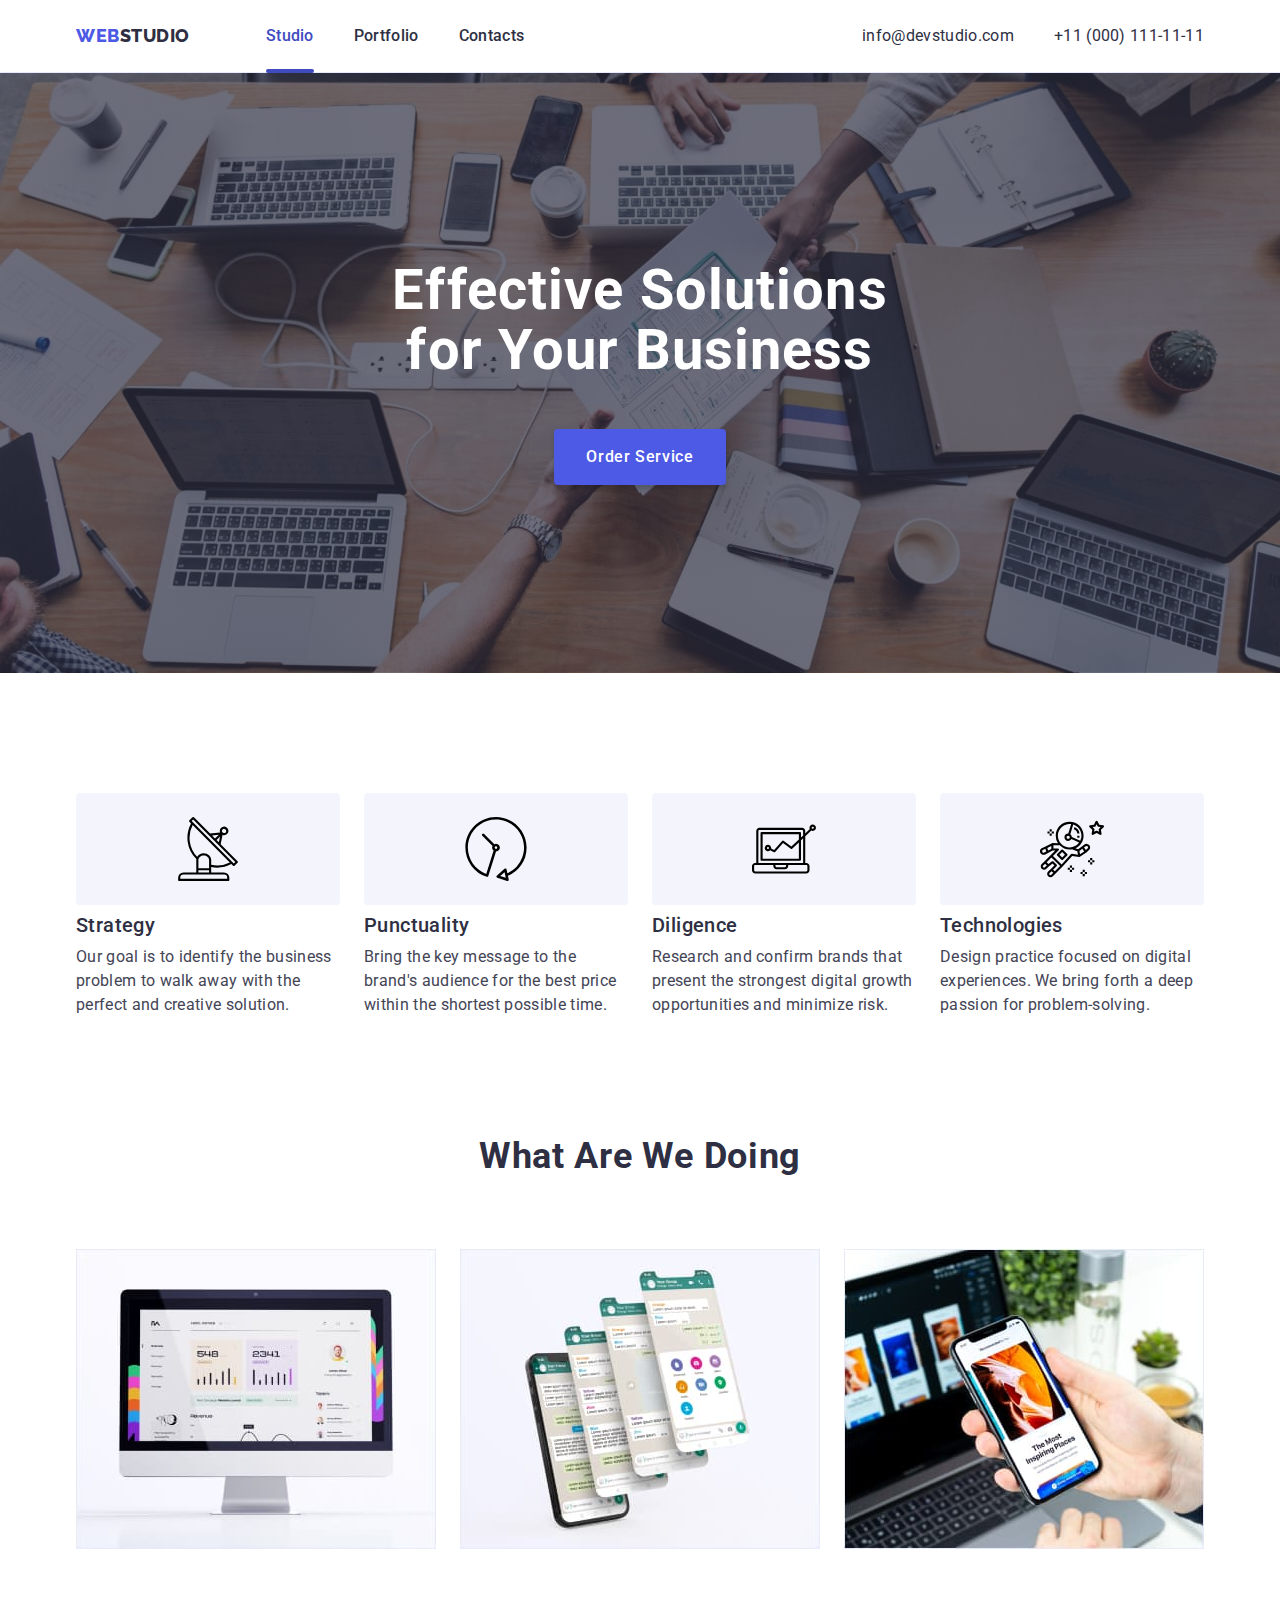
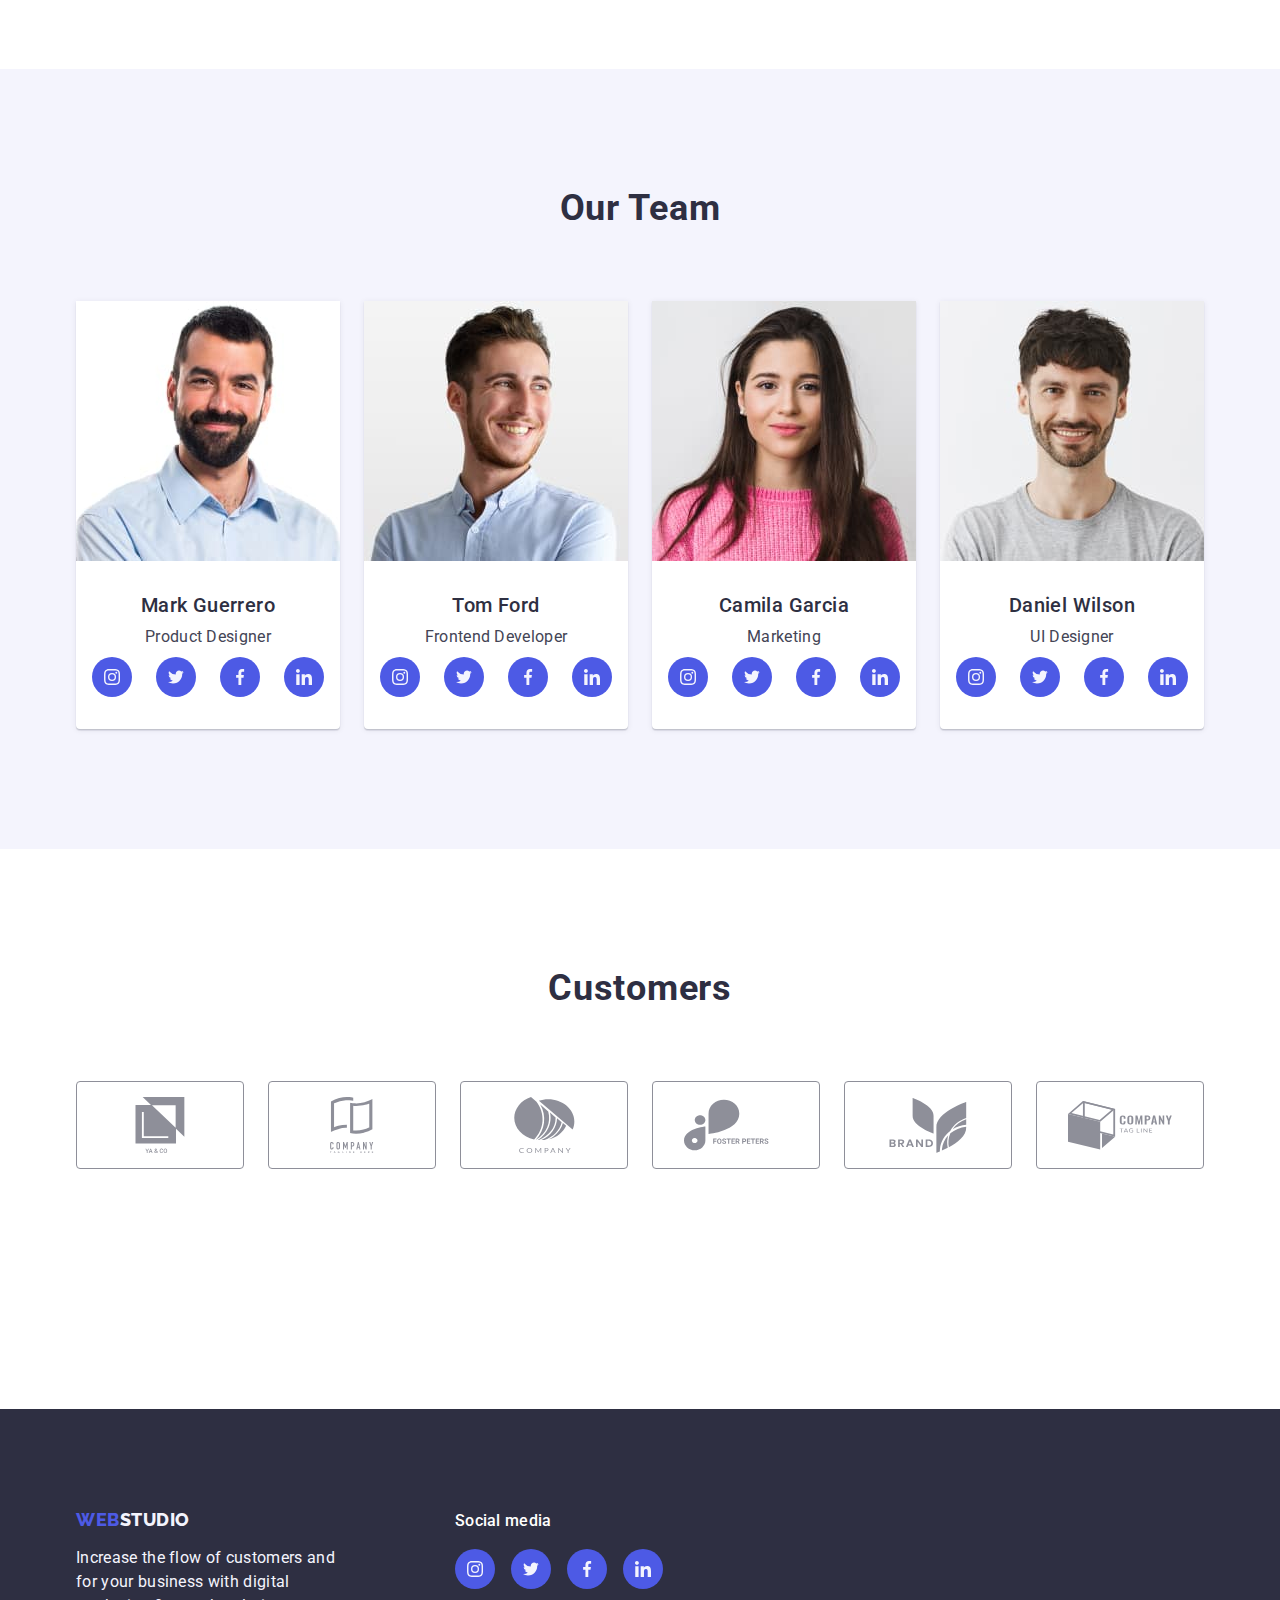
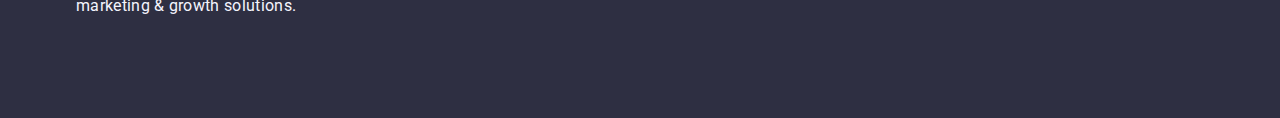
<file: index.html>
<!DOCTYPE html>
<html lang="en">

<head>
    <meta charset="UTF-8">
    <meta http-equiv="X-UA-Compatible" content="IE=edge">
    <meta name="viewport" content="width=device-width, initial-scale=1.0">
    <title>WebStudio</title>

<!--Fonts-->
    <link rel="preconnect" href="https://fonts.googleapis.com">
    <link rel="preconnect" href="https://fonts.gstatic.com" crossorigin="">
    <link
    href="https://fonts.googleapis.com/css2?family=Raleway:wght@700&amp;family=Roboto:wght@400;500;700;900&amp;display=swap"
    rel="stylesheet">

    <link rel="stylesheet" href="https://cdnjs.cloudflare.com/ajax/libs/modern-normalize/1.1.0/modern-normalize.min.css">
    <link rel="stylesheet" href="./css/styles.css"> 
</head>

<body>
   
<header class="page-header">
    <div class="header-container container">
    <nav class="main-nav"> 
            
        <a class="web-logo link" href="./index.html">Web<span class="studio-logo-header">Studio</span></a>
            
    <ul class="site-nav list ">
        <li>
        <a href="./index.html" class="link-studio current-page link">Studio</a>
        </li>
                
        <li>
        <a href="./portfolio.html" class="link-studio link">Portfolio</a>
        </li>

        <li>
        <a href="" class="link-studio link">Contacts</a>
        </li>
    </ul>
    </nav>

    <address class="header-contacts">
    <ul class="contact-nav list">
        <li>
        <a class="adress-item link" href="mailto:info@devstudio.com">info@devstudio.com</a>
        </li>

        <li>
        <a class="adress-item link" href="tel:+110001111111">+11 (000) 111-11-11</a>
        </li>

    </ul>
    </address>
    </div>
</header>

    
<main>
<section class="baner">
    <div class="container">
        <h1 class="baner-title"> Effective Solutions for Your Business</h1>
        <button class="baner-button" data-modal-open type="button"> Order Service </button>
    </div>
</section>

<section class="section-advantage" >
          
    <div class="container"> 
        <h2 class="visually-hidden"> Our advantages</h2>
    <ul class="list second-list">
        <li class="list-advantage">
    <div class="advantage-logo">
        <svg width="64" height="64">
        <use href="./images/icons.svg#icon-antena"></use>
        </svg>
    </div>
        <h3 class="advantage-title">Strategy</h3>
        <p class="advantage-text">Our goal is to identify the business problem to walk away with the perfect and creative solution.</p>
        </li>

        <li class="list-advantage">
    <div class="advantage-logo">
        <svg width="64" height="64">
        <use href="./images/icons.svg#icon-Clock"></use>
        </svg>
        </div>
        <h3 class="advantage-title">Punctuality</h3>
        <p class="advantage-text">Bring the key message to the brand's audience for the best price within the shortest possible time.</p>
        </li>

        <li class="list-advantage">
    <div class="advantage-logo">
        <svg width="64" height="64">
        <use href="./images/icons.svg#icon-LapTop"></use>
        </svg>
    </div>
        <h3 class="advantage-title">Diligence</h3>
        <p class="advantage-text">Research and confirm brands that present the strongest digital growth opportunities and minimize risk.</p>
        </li>

        <li class="list-advantage">
    <div class="advantage-logo">
        <svg width="64" height="64">
        <use href="./images/icons.svg#icon-Kosmonavt"></use>
        </svg>
        </div>
        <h3 class="advantage-title">Technologies</h3>
        <p class="advantage-text">Design practice focused on digital experiences. We bring forth a deep passion for problem-solving.</p>
        </li>
    </ul>
    </div>
</section>

<section class="section">
    <div class="container"> 
        <h2 class="title">What are we doing</h2>
    <ul class="list whatdoing-list">
        <li class="photo"><img src="./images/1.jpg" alt="monitor" width="360" height="300" /></li>
        <li class="photo"><img src="./images/2.jpg" alt="mobile phone with different screens" width="360" height="300" /></li>
        <li class="photo"><img src="./images/3.jpg" alt="man holding a mobile phone" width="360" height="300" /></li>
    </ul>
    </div>
</section>

<section class="section-team section">
    <div class="container">
        <h2 class="team-title"> Our Team </h2>
        <ul class="list team-list">
        <li class="our-team-card">
        <img src="./images/mark.jpg" alt="smiling man with beard" width="264" height="260" />
        <div class="name">
        <h3 class="our-team-name">Mark Guerrero</h3>
        <p class=" our-team-text">Product Designer</p>
                    
                
    <ul class="social-list">
        <li class="social-item">
        <a href="" class="social-icon">
        <svg class="social" width="16" height="16">
        <use href="./images/icons.svg#icon-instagr"></use>
        </svg>
        </a>
        </li>

        <li class="social-item">
        <a href="" class="social-icon">
        <svg class="social" width="16" height="16" >
        <use href="./images/icons.svg#icon-bird"></use>
        </svg>
        </a>
        </li>

        <li class="social-item">
        <a href="" class="social-icon">
        <svg class="social" width="16" height="16">
        <use href="./images/icons.svg#icon-facebook"></use>
        </svg>
        </a>
        </li>

        <li class="social-item">
        <a href="" class="social-icon">
        <svg class="social" width="16" height="16">
        <use href="./images/icons.svg#icon-linkedin"></use>
        </svg>
        </a>
        </li>
        </ul>
        </div>
        </li>


        <li class="our-team-card"><img src="./images/tom.jpg" alt="man smiling" width="264" height="260" />
        <div class="name">
        <h3 class="our-team-name">Tom Ford</h3>
        <p class="our-team-text">Frontend Developer</p>

    <ul class="social-list">
        <li class="social-item">
        <a href="" class="social-icon">
        <svg class="social" width="16" height="16">
        <use href="./images/icons.svg#icon-instagr"></use>
        </svg>
        </a>
        </li>
                
        <li class="social-item">
        <a href="" class="social-icon">
        <svg class="social" width="16" height="16">
        <use href="./images/icons.svg#icon-bird"></use>
        </svg>
        </a>
        </li>
                
        <li class="social-item">
        <a href="" class="social-icon">
        <svg class="social" width="16" height="16">
        <use href="./images/icons.svg#icon-facebook"></use>
        </svg>
        </a>
        </li>
                
        <li class="social-item">
        <a href="" class="social-icon">
        <svg class="social" width="16" height="16">
        <use href="./images/icons.svg#icon-linkedin"></use>
        </svg>
        </a>
        </li>
        </ul>
        </div>
        </li>

        <li class="our-team-card"><img src="./images/camila.jpg" alt="smiling brunette girl" width="264" height="260" />
    <div class="name">
        <h3 class="our-team-name">Camila Garcia</h3>
        <p class=" our-team-text">Marketing</p>

    <ul class="social-list">
        <li class="social-item">
        <a href="" class="social-icon">
        <svg class="social" width="16" height="16">
        <use href="./images/icons.svg#icon-instagr"></use>
        </svg>
        </a>
        </li>
                
        <li class="social-item">
        <a href="" class="social-icon">
        <svg class="social" width="16" height="16">
        <use href="./images/icons.svg#icon-bird"></use>
        </svg>
        </a>
        </li>
                
        <li class="social-item">
        <a href="" class="social-icon">
        <svg class="social" width="16" height="16">
        <use href="./images/icons.svg#icon-facebook"></use>
        </svg>
        </a>
        </li>
                
        <li class="social-item">
        <a href="" class="social-icon">
        <svg class="social" width="16" height="16">
        <use href="./images/icons.svg#icon-linkedin"></use>
        </svg>
        </a>
        </li>
        </ul>
        </div>
        </li>

        <li class="our-team-card"><img src="./images/daniel.jpg" alt="smiling brunette men" width="264" height="260" />
    <div class="name">
        <h3 class="our-team-name">Daniel Wilson</h3>
        <p class="our-team-text">UI Designer</p>

    <ul class="social-list">
        <li class="social-item">
        <a href="" class="social-icon">
        <svg class="social" width="16" height="16">
        <use href="./images/icons.svg#icon-instagr"></use>
        </svg>
        </a>
        </li>
                
        <li class="social-item">
        <a href="" class="social-icon">
        <svg class="social" width="16" height="16">
        <use href="./images/icons.svg#icon-bird"></use>
        </svg>
        </a>
        </li>
                
        <li class="social-item">
        <a href="" class="social-icon">
        <svg class="social" width="16" height="16">
        <use href="./images/icons.svg#icon-facebook"></use>
        </svg>
        </a>
        </li>
                
        <li class="social-item">
        <a href="" class="social-icon">
        <svg class="social" width="16" height="16">
        <use href="./images/icons.svg#icon-linkedin"></use>
        </svg>
        </a>
        </li>
    </ul>
    </div>
        </li>

    </ul>
    </div>
</section>

<section class="customers">
    <div class="container">
        <h2 class="customers-title">Customers</h2>
        <ul class="customers-list">
        <li class="company-item">
        <a href="" class="company-icon">
        <svg class="company" width="104" height="56">
        <use href="./images/icons.svg#icon-ya-and-co"></use>
        </svg>
        </a>
        </li>

        <li class="company-item">
        <a href="" class="company-icon">
        <svg class="company" width="104" height="56">
        <use href="./images/icons.svg#icon-union"></use>
        </svg>
        </a>
        </li>

        <li class="company-item">
        <a href="" class="company-icon">
        <svg class="company" width="104" height="56">
        <use href="./images/icons.svg#icon-company3"></use>
        </svg>
        </a>
        </li>

        <li class="company-item">
        <a href="" class="company-icon">
        <svg class="company" width="104" height="56">
        <use href="./images/icons.svg#icon-company4"></use>
        </svg>
        </a>
        </li>

        <li class="company-item">
        <a href="" class="company-icon">
        <svg class="company" width="104" height="56">
        <use href="./images/icons.svg#icon-company5"></use>
        </svg>
        </a>
        </li>

        <li class="company-item">
        <a href="" class="company-icon">
        <svg class="company" width="104" height="56">
        <use href="./images/icons.svg#icon-company-6"></use>
        </svg>
        </a>
        </li>
        </ul>
        </div>
</section>
</main>

<footer class="footer">
    <div class="container footer-container ">

    <div class="footer-logo-box">  
        <a class="link logo-footer" href="./index.html">Web<span class="studio-logo-footer link">Studio</span></a>
        <p class="footer-text">Increase the flow of customers and <br>
        for your business with digital <br>
        marketing & growth solutions.</p>
        </div>
     
      

    <div class="footer-social-container"> 
        <p class="social-media-text">Social media</p>
        <ul class="social-media"> 
        <li class="social-item">
        <a href="" class="social-icon-footer">
        <svg class="social" width="24" height="24">
        <use href="./images/icons.svg#icon-instagr"></use>
        </svg>
        </a>
        </li>

        <li class="social-item">
        <a href="" class="social-icon-footer">
        <svg class="social" width="24" height="24">
        <use href="./images/icons.svg#icon-bird"></use>
        </svg>
        </a>
        </li>

        <li class="social-item">
        <a href="" class="social-icon-footer">
        <svg class="social" width="24" height="24">
        <use href="./images/icons.svg#icon-facebook"></use>
        </svg>
        </a>
        </li>

        <li class="social-item">
        <a href="" class="social-icon-footer">
        <svg class="social" width="24" height="24">
        <use href="./images/icons.svg#icon-linkedin"></use>
        </svg>
        </a>
        </li>
        </ul>
        </div>
        </div>
    </footer>


<div data-modal class="backdrop is-hidden">
<div class="modal">
        <button type="button" class="modal-close-btn" data-modal-close="">
        <svg class="modal-close-btn-icon" width="8" height="8">
        <use href="./images/icons.svg#icon-close-modal"></use>
        </svg>
        </button>
</div>
</div>
<script src="./js/modal.js"></script>
</body>

</html>
</file>
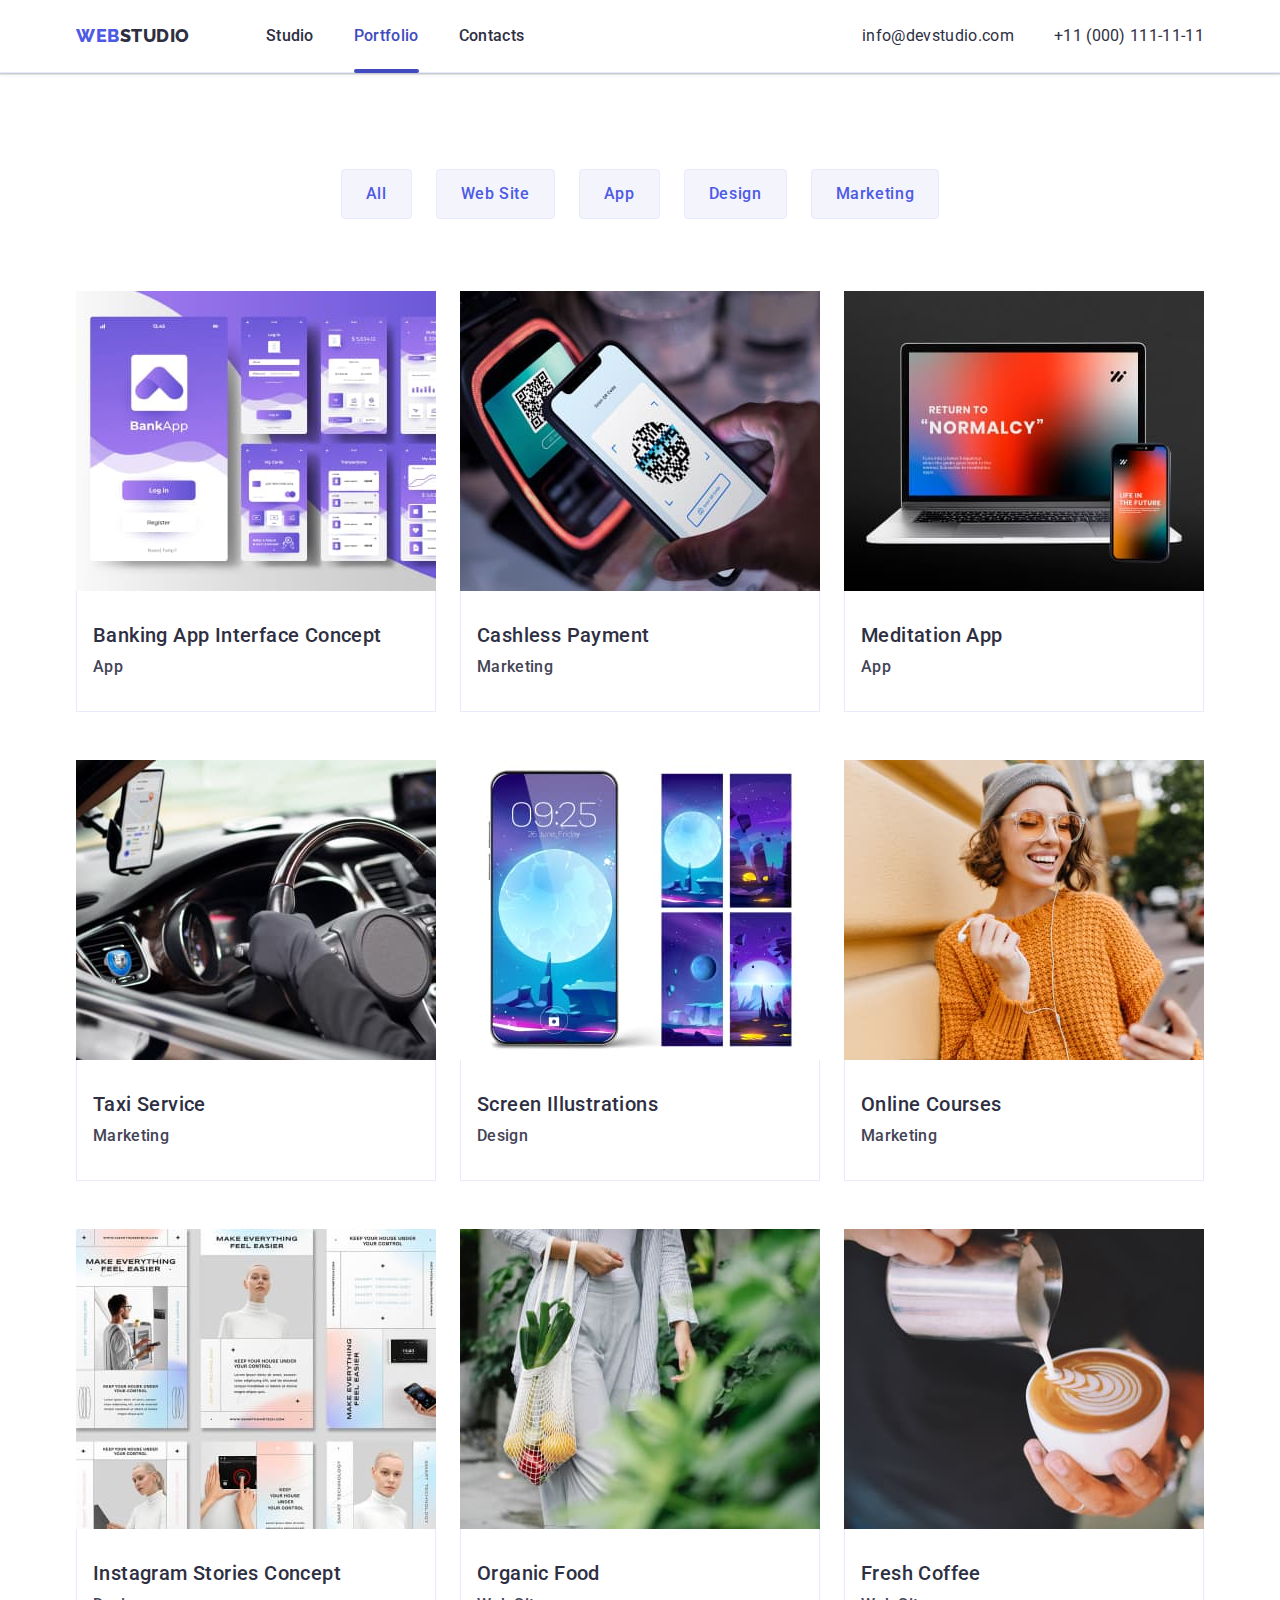
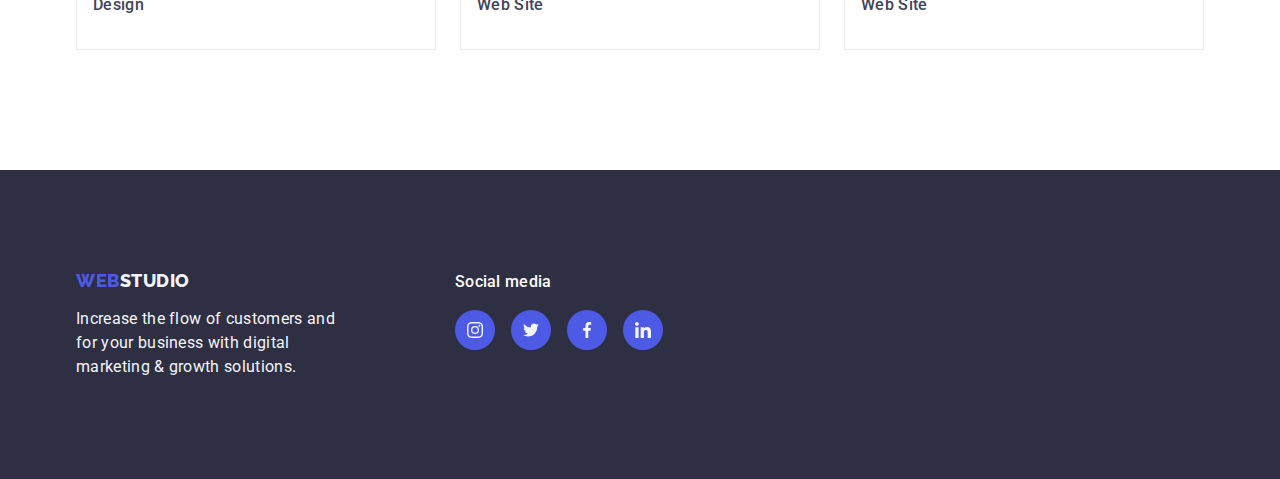
<file: portfolio.html>
<!DOCTYPE html>
<html lang="en">

<head>
   <meta charset="UTF-8">
   <meta http-equiv="X-UA-Compatible" content="IE=edge">
   <meta name="viewport" content="width=device-width, initial-scale=1.0">
   <title>Portfolio</title>
<!--Fonts-->
   <link rel="preconnect" href="https://fonts.googleapis.com">
   <link rel="preconnect" href="https://fonts.gstatic.com" crossorigin="">
   <link
   href="https://fonts.googleapis.com/css2?family=Raleway:wght@700&amp;family=Roboto:wght@400;500;700;900&amp;display=swap"
   rel="stylesheet">

   <link rel="stylesheet" href="https://cdnjs.cloudflare.com/ajax/libs/modern-normalize/1.1.0/modern-normalize.min.css">
   <link rel="stylesheet" href="./css/styles.css">
</head>

<header class="page-header">
   <div class="header-container container">
      <nav class="main-nav">

         <a class="web-logo link" href="./index.html">Web<span class="studio-logo-header">Studio</span></a>

         <ul class="site-nav list ">
            <li>
               <a href="./index.html" class="link-studio link">Studio</a>
            </li>
            <li>
               <a href="./portfolio.html" class="link-studio current-page link">Portfolio</a>
            </li>
            <li>
               <a href="" class="link-studio link">Contacts</a>
            </li>
         </ul>
      </nav>

      <address class="header-contacts">
         <ul class="contact-nav list">
            <li>
               <a class="adress-item link" href="mailto:info@devstudio.com">info@devstudio.com</a>
            </li>
            <li>
               <a class="adress-item link" href="tel:+110001111111">+11 (000) 111-11-11</a>
            </li>
         </ul>
      </address>
   </div>
</header>

<main>
<section class="portfolio-section">
   <div class="container portfolio-container">
      <!-- section buttons -->
      <h1 class="visually-hidden"> Portfolio of designs and applications</h1>

   <ul class="list-buttons-portfolio">
      <li> <button class="filter-buttons-portfolio" type="button"> All </button> </li>
      <li><button class="filter-buttons-portfolio" type="button"> Web Site </button></li>
      <li><button class="filter-buttons-portfolio" type="button"> App </button></li>
      <li><button class="filter-buttons-portfolio" type="button"> Design </button></li>
      <li><button class="filter-buttons-portfolio" type="button"> Marketing </button></li>
   </ul>

      <!-- section with projects and photo portfolio -->
      
   <ul class="list-portfolio">
         <li class="list-port">
         <a class="link-port" href=""> 
<div class="img-wrapper"> 
         <img src="./images/portfolio/banking.jpg" 
               alt="banking app interface concept screens" width="360" height="300" />
         <p class="overlay">14 Stylish and User-Friendly App Design Concepts · Task Manager App · Calorie Tracker App · Exotic Fruit Ecommerce App ·
         Cloud Storage App
         </p>
      </div>
      <div class="name-portfolio">
         <h2 class="portfolio-title"> Banking App Interface Concept</h2>
         <p class="portfolio-text">App</p>
      </div>
         </a>
         </li>

         <li class="list-port">
         <a class="link-port" href=""> 
<div class="img-wrapper">
            <img src="./images/portfolio/img2.jpg" alt="screen showing a cashless payment application" width="360"
                  height="300" />
            <p class="overlay">14 Stylish and User-Friendly App Design Concepts · Task Manager App · Calorie Tracker App · Exotic Fruit Ecommerce App ·
            Cloud Storage App
            </p>
      </div>
<div class="name-portfolio">
         <h2 class="portfolio-title"> Cashless Payment</h2>
         <p class="portfolio-text">Marketing</p>
</div>
         </a>
         </li>

         <li class="list-port">
         <a class="link-port" href=""> 
<div class="img-wrapper">
         <img src="./images/portfolio/img3.jpg" alt="laptop" width="360" height="300" />
      <p class="overlay">14 Stylish and User-Friendly App Design Concepts · Task Manager App · Calorie Tracker App · Exotic Fruit Ecommerce App · Cloud Storage App
      </p>
</div>
<div class="name-portfolio">
         <h2 class="portfolio-title"> Meditation App</h2>
         <p class="portfolio-text">App</p>
   </div>
         </a>
         </li>
        

         <!-- second line -->
         
         <li class="list-port">
         <a class="link-port" href=""> 
<div class="img-wrapper">
         <img src="./images/portfolio/img4.jpg" alt="driver's hands on the steering wheel" width="360"
                  height="300" />
      <p class="overlay">14 Stylish and User-Friendly App Design Concepts · Task Manager App · Calorie Tracker App · Exotic Fruit Ecommerce App · Cloud Storage App
      </p>
</div>
   <div class="name-portfolio">
         <h2 class="portfolio-title"> Taxi Service</h2>
         <p class="portfolio-text">Marketing</p>
   </div>
         </a>
         </li>

      <li class="list-port">
      <a class="link-port" href=""> 
<div class="img-wrapper">
      <img src="./images/portfolio/img5.jpg" alt="telefons screens" width="360" height="300" />
      <p class="overlay">14 Stylish and User-Friendly App Design Concepts · Task Manager App · Calorie Tracker App · Exotic Fruit Ecommerce App · Cloud Storage App
      </p>
</div>
<div class="name-portfolio">
      <h2 class="portfolio-title"> Screen Illustrations</h2>
      <p class="portfolio-text">Design</p>
</div>
      </a>  
      </li>

      <li class="list-port">
      <a class="link-port" href="">
<div class="img-wrapper">
      <img src="./images/portfolio/img6.jpg" alt="smiling woman" width="360" height="300" />
      <p class="overlay">14 Stylish and User-Friendly App Design Concepts · Task Manager App · Calorie Tracker App · Exotic Fruit Ecommerce App · Cloud Storage App
      </p>
</div>
<div class="name-portfolio">
      <h2 class="portfolio-title"> Online Courses</h2>
      <p class="portfolio-text">Marketing</p>
</div>
      </a>
      </li>
        
         <!-- Third line -->
         
      <li class="list-port">
      <a  class="link-port" href=""> 
<div class="img-wrapper">
      <img src="./images/portfolio/img7.jpg" alt="Images of screens with a wanderer on instagram" width="360"
                  height="300" />
      <p class="overlay">14 Stylish and User-Friendly App Design Concepts · Task Manager App · Calorie Tracker App · Exotic Fruit Ecommerce App · Cloud Storage App
      </p>
</div>
<div class="name-portfolio">
      <h2 class="portfolio-title"> Instagram Stories Concept</h2>
      <p class="portfolio-text">Design</p>
</div>
      </a>
      </li>


         <li class="list-port">
         <a  class="link-port" href="">
<div class="img-wrapper">
         <img src="./images/portfolio/img8.jpg" alt="woman carrying groceries" width="360" height="300" />
      <p class="overlay">14 Stylish and User-Friendly App Design Concepts · Task Manager App · Calorie Tracker App · Exotic Fruit Ecommerce App · Cloud Storage App
      </p>
</div>
   
<div class="name-portfolio">
      <h2 class="portfolio-title"> Organic Food</h2>
      <p class="portfolio-text">Web Site</p>
</div>
      </a>
      </li>

         <li class="list-port">
         <a  class="link-port" href=""> 
<div class="img-wrapper">
      <img src="./images/portfolio/img9.jpg" alt="coffee cup" width="360" height="300" />
      <p class="overlay">14 Stylish and User-Friendly App Design Concepts · Task Manager App · Calorie Tracker App · Exotic Fruit Ecommerce App · Cloud Storage App
      </p>
</div>
<div class="name-portfolio">
         <h2 class="portfolio-title">Fresh Coffee</h2>
         <p class="portfolio-text">Web Site</p>
   </div>
         </a>
         </li>
   </ul>
   </div>
</section>
</main>

   <!--footer -->
<footer class="footer">
   <div class="container footer-container ">
      
   <div class="footer-logo-box">
         <a class="  link logo-footer" href="./index.html">Web<span class="studio-logo-footer link">Studio</span></a>
         <p class="footer-text">Increase the flow of customers and <br>
         for your business with digital <br>
         marketing & growth solutions.</p>
   </div>
      
      
      
   <div class="footer-social-container">
         <p class="social-media-text">Social media</p>
   <ul class="social-media">
         <li class="social-item">
         <a href=""  class="social-icon-footer">
         <svg class="social" width="24" height="24">
         <use href="./images/icons.svg#icon-instagr"></use>
         </svg>
         </a>
         </li>
      
         <li class="social-item">
         <a href=""  class="social-icon-footer">
         <svg class="social" width="24" height="24">
         <use href="./images/icons.svg#icon-bird"></use>
         </svg>
         </a>
         </li>
      
         <li class="social-item">
         <a href="" class="social-icon-footer">
         <svg class="social" width="24" height="24">
         <use href="./images/icons.svg#icon-facebook"></use>
         </svg>
         </a>
         </li>
      
         <li class="social-item">
         <a href=""  class="social-icon-footer">
         <svg class="social" width="24" height="24">
         <use href="./images/icons.svg#icon-linkedin"></use>
         </svg>
         </a>
         </li>
   </ul>
   </div>
   </div>
</footer> 
</html>
</file>
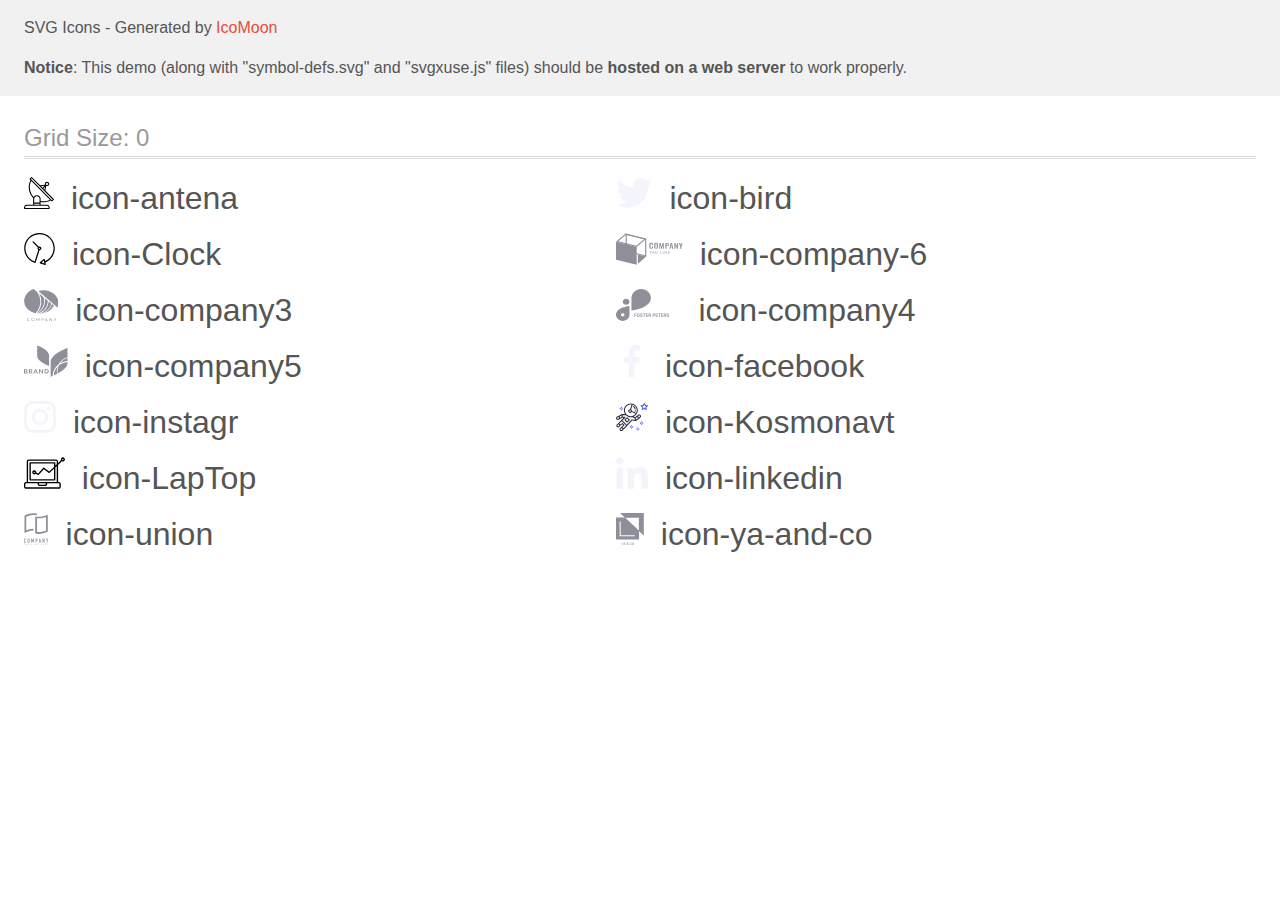
<file: images/svg/Новая папка/demo-external-svg.html>
<!doctype html>
<html>
<head>
    <title>IcoMoon - SVG Icons</title>
    <meta charset="utf-8">
    <meta name="viewport" content="width=device-width, initial-scale=1">
    <link rel="stylesheet" href="demo-files/demo.css">
    <link rel="stylesheet" href="style.css">
</head>
<body>
<header class="bgc1 clearfix">
<div class="mhl">
    <p>SVG Icons - Generated by <a href="https://icomoon.io/app">IcoMoon</a></p><p><strong>Notice</strong>: This demo (along with "symbol-defs.svg" and "svgxuse.js" files) should be <b>hosted on a web server</b> to work properly.</p>
</div>
</header>
    <div class="clearfix mhl ptl">
        <h1 class="mvm mtn fgc1">Grid Size: 0</h1>
        <div class="glyph fs1">
            <div class="clearfix pbs">
                <svg class="icon icon-antena"><use xlink:href="symbol-defs.svg#icon-antena"></use></svg><span class="name"> icon-antena</span>
            </div>
        </div>
        <div class="glyph fs1">
            <div class="clearfix pbs">
                <svg class="icon icon-bird"><use xlink:href="symbol-defs.svg#icon-bird"></use></svg><span class="name"> icon-bird</span>
            </div>
        </div>
        <div class="glyph fs1">
            <div class="clearfix pbs">
                <svg class="icon icon-Clock"><use xlink:href="symbol-defs.svg#icon-Clock"></use></svg><span class="name"> icon-Clock</span>
            </div>
        </div>
        <div class="glyph fs1">
            <div class="clearfix pbs">
                <svg class="icon icon-company-6"><use xlink:href="symbol-defs.svg#icon-company-6"></use></svg><span class="name"> icon-company-6</span>
            </div>
        </div>
        <div class="glyph fs1">
            <div class="clearfix pbs">
                <svg class="icon icon-company3"><use xlink:href="symbol-defs.svg#icon-company3"></use></svg><span class="name"> icon-company3</span>
            </div>
        </div>
        <div class="glyph fs1">
            <div class="clearfix pbs">
                <svg class="icon icon-company4"><use xlink:href="symbol-defs.svg#icon-company4"></use></svg><span class="name"> icon-company4</span>
            </div>
        </div>
        <div class="glyph fs1">
            <div class="clearfix pbs">
                <svg class="icon icon-company5"><use xlink:href="symbol-defs.svg#icon-company5"></use></svg><span class="name"> icon-company5</span>
            </div>
        </div>
        <div class="glyph fs1">
            <div class="clearfix pbs">
                <svg class="icon icon-facebook"><use xlink:href="symbol-defs.svg#icon-facebook"></use></svg><span class="name"> icon-facebook</span>
            </div>
        </div>
        <div class="glyph fs1">
            <div class="clearfix pbs">
                <svg class="icon icon-instagr"><use xlink:href="symbol-defs.svg#icon-instagr"></use></svg><span class="name"> icon-instagr</span>
            </div>
        </div>
        <div class="glyph fs1">
            <div class="clearfix pbs">
                <svg class="icon icon-Kosmonavt"><use xlink:href="symbol-defs.svg#icon-Kosmonavt"></use></svg><span class="name"> icon-Kosmonavt</span>
            </div>
        </div>
        <div class="glyph fs1">
            <div class="clearfix pbs">
                <svg class="icon icon-LapTop"><use xlink:href="symbol-defs.svg#icon-LapTop"></use></svg><span class="name"> icon-LapTop</span>
            </div>
        </div>
        <div class="glyph fs1">
            <div class="clearfix pbs">
                <svg class="icon icon-linkedin"><use xlink:href="symbol-defs.svg#icon-linkedin"></use></svg><span class="name"> icon-linkedin</span>
            </div>
        </div>
        <div class="glyph fs1">
            <div class="clearfix pbs">
                <svg class="icon icon-union"><use xlink:href="symbol-defs.svg#icon-union"></use></svg><span class="name"> icon-union</span>
            </div>
        </div>
        <div class="glyph fs1">
            <div class="clearfix pbs">
                <svg class="icon icon-ya-and-co"><use xlink:href="symbol-defs.svg#icon-ya-and-co"></use></svg><span class="name"> icon-ya-and-co</span>
            </div>
        </div>
  </div>
<script defer src="svgxuse.js"></script>
</body>
</html>
</file>
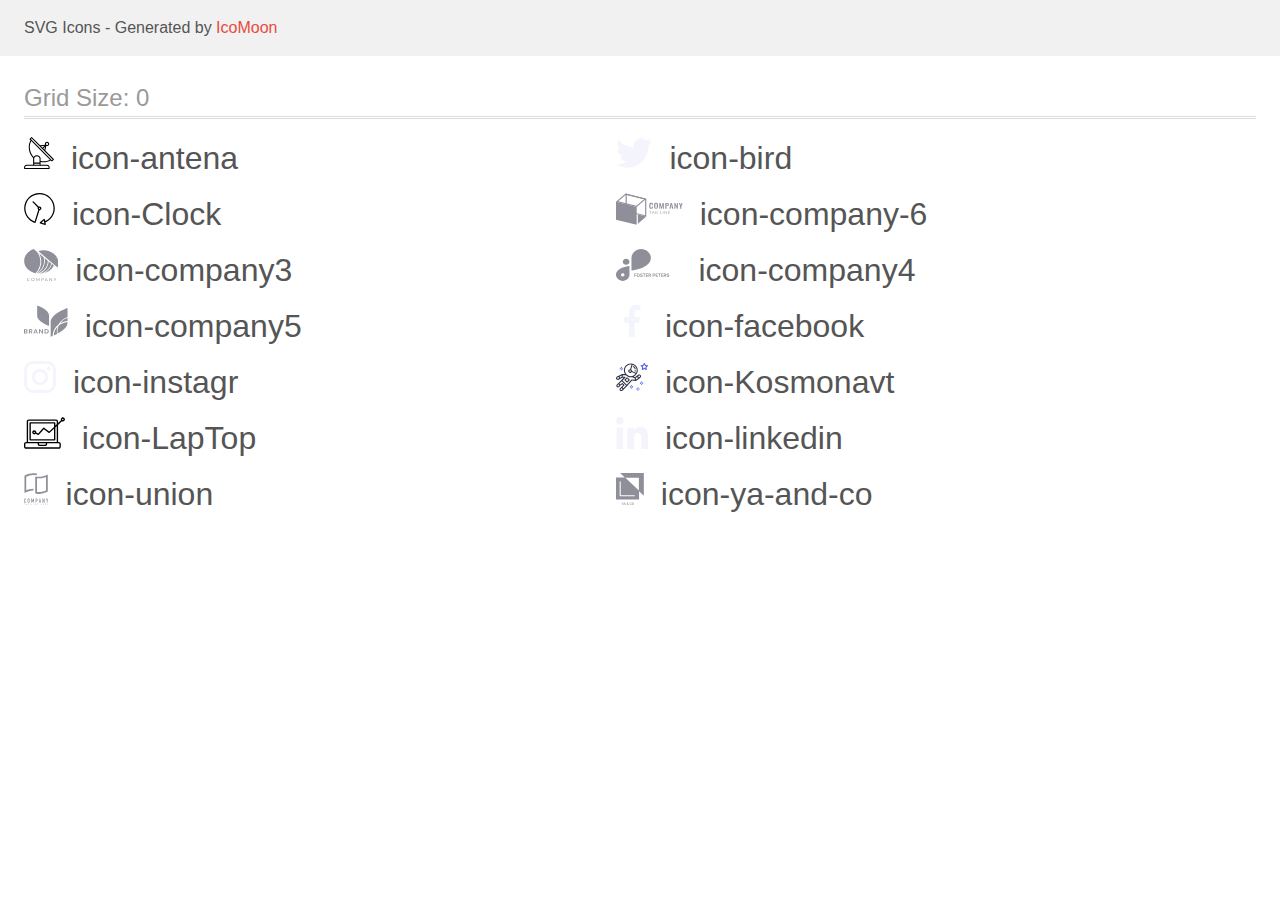
<file: images/svg/Новая папка/demo.html>
<!doctype html>
<html>
<head>
    <title>IcoMoon - SVG Icons</title>
    <meta charset="utf-8">
    <meta name="viewport" content="width=device-width, initial-scale=1">
    <link rel="stylesheet" href="demo-files/demo.css">
    <link rel="stylesheet" href="style.css">
</head>
<body>
<svg aria-hidden="true" style="position: absolute; width: 0; height: 0; overflow: hidden;" version="1.1" xmlns="http://www.w3.org/2000/svg" xmlns:xlink="http://www.w3.org/1999/xlink">
<defs>
<symbol id="icon-antena" viewBox="0 0 30 32">
<path d="M29.773 22.098l-8.443-8.505 0.937-4.615c0.242 0.094 0.499 0.144 0.758 0.146h0.006c1.192 0.014 2.17-0.941 2.184-2.133s-0.941-2.17-2.133-2.184c-1.192-0.014-2.17 0.941-2.184 2.133-0.003 0.255 0.039 0.509 0.125 0.749l-4.96 0.605-8.091-8.133c-0.099-0.101-0.235-0.159-0.377-0.16-0.14 0.001-0.274 0.056-0.373 0.155l-1.513 1.504c-0.208 0.208-0.208 0.546 0 0.754l0.814 0.826c-3.153 5.798-2.129 12.978 2.519 17.663 0.043 0.041 0.092 0.074 0.146 0.098-0.034 0.18-0.051 0.364-0.052 0.547v6.187h-6.4c-1.472 0.002-2.665 1.195-2.667 2.667v1.067c0 0.295 0.239 0.533 0.533 0.533h24.533c0.295 0 0.533-0.239 0.533-0.533v-1.067c-0.002-1.472-1.195-2.665-2.667-2.667h-6.4v-2.742c1.003 0.21 2.024 0.317 3.049 0.32 2.458-0.003 4.877-0.615 7.040-1.783l0.818 0.823c0.099 0.101 0.235 0.159 0.377 0.16 0.14-0.001 0.274-0.056 0.373-0.155l1.513-1.504c0.208-0.208 0.208-0.546 0-0.754zM22.28 6.233c0.418-0.415 1.093-0.414 1.509 0.004s0.414 1.093-0.004 1.508c-0.2 0.199-0.47 0.31-0.752 0.31h-0.003c-0.589-0.003-1.064-0.483-1.061-1.072 0.002-0.282 0.115-0.552 0.314-0.751h-0.002zM21.024 9.738l-0.598 2.946-1.175-1.182 1.774-1.763zM20.419 8.836l-1.92 1.909-1.485-1.493 3.405-0.415zM23.004 28.8c0.884 0 1.6 0.716 1.6 1.6v0.533h-23.467v-0.533c0-0.884 0.716-1.6 1.6-1.6h20.267zM15.537 26.667v1.067h-5.333v-1.067h5.333zM10.204 25.6v-4.053c0-1.294 1.196-2.347 2.667-2.347s2.667 1.053 2.667 2.347v4.053h-5.333zM16.604 23.904v-2.357c0-1.882-1.675-3.413-3.733-3.413-1.331-0.020-2.576 0.657-3.281 1.786-4.058-4.274-4.971-10.645-2.279-15.887l18.602 18.708c-2.872 1.461-6.165 1.873-9.309 1.163zM27.893 23.22l-21.057-21.181 0.755-0.752 7.935 7.98c0.004 0 0.006 0.007 0.010 0.010l13.115 13.191-0.757 0.752z"></path>
</symbol>
<symbol id="icon-bird" viewBox="0 0 37 32">
<path fill="#f4f4fd" style="fill: var(--color1, #f4f4fd)" d="M36.571 4.661c-1.257 0.564-2.715 0.98-4.242 1.176l-0.078 0.008c1.554-0.933 2.722-2.375 3.283-4.091l0.015-0.053c-1.369 0.826-2.961 1.456-4.658 1.799l-0.096 0.016c-1.372-1.462-3.315-2.372-5.472-2.372-4.14 0-7.497 3.356-7.497 7.497v0c0 0.594 0.050 1.166 0.174 1.71-6.249-0.316-11.746-3.289-15.423-7.804l-0.031-0.039c-0.643 1.084-1.023 2.39-1.023 3.784 0 2.588 1.309 4.87 3.301 6.22l0.026 0.017c-1.248-0.034-2.41-0.371-3.425-0.94l0.037 0.019v0.082c0.004 3.616 2.556 6.635 5.958 7.358l0.049 0.009c-0.572 0.157-1.229 0.247-1.907 0.247-0.021 0-0.041-0-0.062-0l0.003 0c-0.035 0.001-0.076 0.001-0.118 0.001-0.461 0-0.91-0.047-1.344-0.136l0.043 0.007c0.998 2.998 3.741 5.138 6.996 5.223l0.010 0c-2.531 1.994-5.764 3.198-9.279 3.198-0.006 0-0.012 0-0.017 0h0.001c-0.615 0-1.205-0.027-1.794-0.103 3.23 2.11 7.185 3.365 11.433 3.365 0.024 0 0.048-0 0.073-0h-0.004c13.797 0 21.339-11.429 21.339-21.335 0-0.331-0.011-0.651-0.027-0.969 1.484-1.071 2.732-2.361 3.724-3.839l0.034-0.054z"></path>
</symbol>
<symbol id="icon-Clock" viewBox="0 0 31 32">
<path d="M30.797 15.301c-0.002-8.452-6.855-15.303-15.308-15.301s-15.303 6.855-15.301 15.308c0.001 6.658 4.307 12.551 10.649 14.576 0.061 0.019 0.124 0.029 0.187 0.029 0.121-0 0.239-0.032 0.342-0.094 0.135-0.080 0.236-0.207 0.283-0.356l3.865-12.25c1.057-0.005 1.909-0.866 1.903-1.923s-0.866-1.909-1.923-1.903c-0.284 0.001-0.565 0.067-0.82 0.191l-5.106-5.107c-0.253-0.245-0.657-0.238-0.902 0.016-0.239 0.247-0.239 0.639 0 0.886l5.103 5.109c-0.392 0.799-0.168 1.764 0.536 2.309l-3.683 11.673c-7.278-2.681-11.004-10.754-8.323-18.032s10.754-11.004 18.032-8.323c7.278 2.681 11.004 10.754 8.323 18.032-1.31 3.556-4.001 6.431-7.462 7.973l-0.398-1.874c-0.073-0.345-0.411-0.565-0.756-0.492-0.109 0.023-0.209 0.074-0.293 0.148l-3.837 3.426c-0.263 0.234-0.287 0.637-0.052 0.9 0.076 0.085 0.174 0.149 0.283 0.184l4.899 1.564c0.335 0.108 0.694-0.077 0.802-0.412 0.034-0.106 0.040-0.219 0.017-0.328l-0.391-1.839c5.664-2.388 9.342-7.942 9.329-14.089zM15.492 14.664c0.352 0 0.638 0.286 0.638 0.638s-0.286 0.638-0.638 0.638c-0.352 0-0.638-0.285-0.638-0.638s0.285-0.638 0.638-0.638zM17.593 29.528l2.184-1.948 0.603 2.84-2.787-0.892z"></path>
</symbol>
<symbol id="icon-company-6" viewBox="0 0 67 32">
<path fill="#8e8f99" style="fill: var(--color2, #8e8f99)" d="M33.799 15.248c-0.272-0.351-0.436-0.797-0.436-1.281 0-0.048 0.002-0.095 0.005-0.142l-0 0.006v-2.054c0-0.629 0.143-1.108 0.429-1.435s0.777-0.491 1.472-0.489c0.654 0 1.118 0.139 1.392 0.418 0.299 0.356 0.444 0.79 0.411 1.228v0.484h-1.169v-0.489c0.004-0.16-0.007-0.32-0.034-0.479-0.020-0.116-0.080-0.215-0.166-0.284l-0.001-0.001c-0.105-0.070-0.234-0.112-0.373-0.112-0.018 0-0.036 0.001-0.053 0.002l0.002-0c-0.015-0.001-0.033-0.002-0.051-0.002-0.147 0-0.283 0.044-0.397 0.12l0.003-0.002c-0.096 0.078-0.166 0.186-0.193 0.309l-0.001 0.004c-0.030 0.141-0.047 0.302-0.047 0.468 0 0.014 0 0.028 0 0.042l-0-0.002v2.492c-0.002 0.028-0.003 0.061-0.003 0.094 0 0.222 0.057 0.431 0.157 0.613l-0.003-0.007c0.061 0.075 0.139 0.134 0.23 0.169l0.004 0.001c0.095 0.036 0.199 0.050 0.302 0.039 0.149 0.011 0.299-0.030 0.414-0.113 0.090-0.075 0.153-0.18 0.174-0.3l0-0.003c0.027-0.165 0.040-0.332 0.036-0.499v-0.506h1.17v0.462c0.002 0.036 0.004 0.078 0.004 0.12 0 0.444-0.154 0.853-0.412 1.174l0.003-0.004c-0.268 0.305-0.725 0.457-1.399 0.457s-1.181-0.163-1.47-0.501zM38.667 15.27c-0.295-0.32-0.443-0.786-0.443-1.402v-2.16c0-0.61 0.148-1.072 0.443-1.385s0.789-0.469 1.482-0.468c0.688 0 1.179 0.156 1.474 0.468 0.296 0.314 0.446 0.775 0.446 1.385v2.16c0 0.61-0.15 1.078-0.45 1.4s-0.789 0.482-1.47 0.482-1.184-0.163-1.482-0.48zM40.694 14.751c0.106-0.201 0.154-0.42 0.14-0.639v-2.645c0.001-0.021 0.002-0.045 0.002-0.070 0-0.204-0.052-0.395-0.143-0.562l0.003 0.006c-0.062-0.077-0.142-0.136-0.234-0.172l-0.004-0.001c-0.068-0.027-0.147-0.042-0.229-0.042-0.028 0-0.056 0.002-0.083 0.005l0.003-0c-0.023-0.003-0.050-0.005-0.078-0.005-0.083 0-0.163 0.016-0.236 0.044l0.004-0.002c-0.097 0.036-0.178 0.095-0.24 0.17l-0.001 0.001c-0.107 0.196-0.155 0.411-0.14 0.627v2.658c-0.015 0.22 0.033 0.439 0.14 0.639 0.068 0.067 0.152 0.121 0.247 0.159 0.089 0.036 0.192 0.057 0.3 0.057s0.211-0.021 0.306-0.059l-0.006 0.002c0.095-0.038 0.178-0.092 0.247-0.159v-0.013zM43.476 9.917h1.259l0.947 3.986 0.968-3.986h1.225l0.124 5.753h-0.906l-0.097-3.998-0.934 3.998h-0.726l-0.969-4.013-0.090 4.013h-0.915l0.114-5.753zM49.41 9.917h1.961c1.129 0 1.695 0.545 1.695 1.633 0 1.043-0.595 1.564-1.785 1.563h-0.668v2.557h-1.21l0.007-5.754zM51.086 12.376c0.119 0.013 0.241 0.004 0.356-0.028 0.115-0.031 0.22-0.083 0.31-0.154 0.112-0.152 0.18-0.343 0.18-0.55 0-0.035-0.002-0.070-0.006-0.104l0 0.004c0.001-0.020 0.001-0.043 0.001-0.066 0-0.162-0.021-0.319-0.062-0.469l0.003 0.013c-0.019-0.061-0.050-0.114-0.090-0.158l0 0c-0.042-0.047-0.093-0.086-0.15-0.115l-0.003-0.001c-0.14-0.059-0.304-0.093-0.475-0.093-0.023 0-0.046 0.001-0.069 0.002l0.003-0h-0.469v1.719h0.469zM54.812 9.917h1.3l1.334 5.753h-1.129l-0.263-1.326h-1.16l-0.272 1.327h-1.145l1.334-5.754zM55.923 13.678l-0.453-2.415-0.453 2.415h0.905zM58.523 9.917h0.848l1.621 3.282v-3.282h1.005v5.753h-0.806l-1.632-3.425v3.425h-1.038l0.002-5.753zM64.351 13.477l-1.348-3.552h1.136l0.823 2.281 0.772-2.281h1.111l-1.332 3.552v2.193h-1.162v-2.193zM35.668 18.186v0.301h-0.988v2.337h-0.413v-2.337h-0.993v-0.301h2.394zM38.764 20.824h-0.32c-0.002 0-0.005 0-0.008 0-0.030 0-0.058-0.009-0.081-0.025l0 0c-0.023-0.014-0.042-0.035-0.053-0.060l-0-0.001-0.286-0.627h-1.37l-0.286 0.627c-0.009 0.028-0.023 0.052-0.043 0.071v0c-0.023 0.016-0.052 0.025-0.082 0.025-0.003 0-0.006-0-0.008-0l0 0h-0.32l1.211-2.638h0.421l1.225 2.628zM36.759 19.845h1.143l-0.484-1.074c-0.031-0.068-0.062-0.15-0.087-0.235l-0.003-0.014c-0.017 0.050-0.031 0.098-0.045 0.14l-0.044 0.111-0.479 1.072zM40.851 20.565c0.076 0.004 0.152 0.004 0.228 0 0.065-0.006 0.13-0.016 0.194-0.031 0.070-0.015 0.128-0.032 0.185-0.052l-0.010 0.003c0.053-0.018 0.107-0.041 0.162-0.064v-0.594h-0.484c-0.002 0-0.004 0-0.006 0-0.011 0-0.021-0.002-0.030-0.005l0.001 0c-0.011-0.004-0.021-0.009-0.030-0.016l0 0c-0.008-0.006-0.014-0.013-0.018-0.021l-0-0c-0.004-0.007-0.006-0.015-0.006-0.024 0-0.001 0-0.002 0-0.003v0-0.203h0.939v1.011c-0.147 0.092-0.317 0.166-0.498 0.213l-0.013 0.003c-0.1 0.025-0.201 0.043-0.303 0.054-0.106 0.011-0.229 0.017-0.353 0.017-0 0-0 0-0 0v0c-0.004 0-0.009 0-0.014 0-0.213 0-0.418-0.036-0.609-0.103l0.013 0.004c-0.187-0.065-0.347-0.158-0.486-0.277l0.002 0.002c-0.13-0.115-0.235-0.254-0.31-0.41l-0.003-0.008c-0.070-0.156-0.111-0.338-0.111-0.53 0-0.006 0-0.013 0-0.019v0.001c-0-0.005-0-0.011-0-0.016 0-0.193 0.040-0.377 0.112-0.544l-0.003 0.009c0.070-0.156 0.176-0.299 0.313-0.418 0.138-0.119 0.303-0.212 0.484-0.274 0.208-0.068 0.428-0.1 0.649-0.098 0.113 0 0.225 0.007 0.336 0.023 0.099 0.014 0.195 0.036 0.288 0.067 0.085 0.028 0.166 0.063 0.242 0.105s0.145 0.087 0.211 0.138l-0.116 0.164c-0.010 0.015-0.023 0.027-0.039 0.035l-0.001 0c-0.016 0.009-0.035 0.014-0.055 0.014h-0c-0.028-0.001-0.054-0.009-0.076-0.022l0.001 0c-0.049-0.023-0.087-0.044-0.125-0.066l0.007 0.004c-0.046-0.025-0.099-0.049-0.155-0.069l-0.008-0.002c-0.062-0.022-0.136-0.042-0.213-0.057l-0.009-0.001c-0.087-0.015-0.188-0.023-0.291-0.023-0.006 0-0.011 0-0.017 0h0.001c-0.004-0-0.009-0-0.014-0-0.162 0-0.318 0.027-0.463 0.076l0.010-0.003c-0.138 0.048-0.256 0.119-0.356 0.209l0.001-0.001c-0.101 0.095-0.178 0.206-0.226 0.329-0.051 0.131-0.081 0.282-0.081 0.44s0.030 0.309 0.084 0.448l-0.003-0.008c0.053 0.124 0.136 0.237 0.242 0.332 0.1 0.090 0.22 0.161 0.353 0.209 0.154 0.046 0.317 0.063 0.479 0.052zM44.71 20.523h1.323v0.301h-1.727v-2.638h0.414l-0.010 2.337zM47.408 20.824h-0.414v-2.638h0.414v2.638zM48.947 18.198c0.025 0.012 0.046 0.028 0.064 0.048l0 0 1.769 1.989c-0.001-0.014-0.002-0.030-0.002-0.047s0.001-0.033 0.002-0.049l-0 0.002v-1.966h0.361v2.65h-0.208c-0.004 0-0.009 0-0.013 0-0.028 0-0.054-0.006-0.077-0.016l0.001 0c-0.025-0.013-0.047-0.030-0.065-0.050l-0-0-1.767-1.988v2.052h-0.346v-2.639h0.215c0.023 0 0.047 0.004 0.068 0.012zM54.19 18.186v0.29h-1.468v0.871h1.188v0.28h-1.188v0.9h1.467v0.29h-1.894v-2.632h1.894zM10.805 1.891l18.384 4.504v15.783l-18.384-4.501v-15.787zM9.626 0.545v17.897l20.74 5.083v-17.896l-20.74-5.084z"></path>
<path fill="#8e8f99" style="fill: var(--color2, #8e8f99)" d="M20.742 31.834l-20.742-5.087v-17.896l20.742 5.084v17.899z"></path>
<path fill="#8e8f99" style="fill: var(--color2, #8e8f99)" d="M9.97 1.688l18.144 4.447-7.716 6.66-18.147-4.45 7.718-6.657zM9.626 0.545l-9.626 8.306 20.742 5.085 9.624-8.306-20.74-5.086zM21.909 30.827l8.457-7.299-8.457-2.074v9.374z"></path>
</symbol>
<symbol id="icon-company3" viewBox="0 0 34 32">
<path fill="#8e8f99" style="fill: var(--color2, #8e8f99)" d="M5.315 31.394c0.013 0 0.025 0.003 0.036 0.008 0.012 0.004 0.022 0.010 0.031 0.018l-0-0 0.172 0.162c-0.135 0.131-0.296 0.235-0.474 0.304l-0.010 0.003c-0.219 0.078-0.453 0.116-0.688 0.11-0.011 0-0.023 0-0.036 0-0.219 0-0.429-0.038-0.624-0.107l0.013 0.004c-0.188-0.067-0.35-0.166-0.487-0.291l0.001 0.001c-0.133-0.123-0.239-0.273-0.311-0.441l-0.003-0.008c-0.070-0.165-0.11-0.358-0.11-0.559 0-0.006 0-0.012 0-0.018v0.001c-0-0.006-0-0.012-0-0.019 0-0.203 0.044-0.395 0.122-0.568l-0.003 0.009c0.075-0.167 0.189-0.32 0.334-0.449 0.146-0.125 0.318-0.225 0.506-0.29l0.011-0.003c0.192-0.065 0.414-0.103 0.644-0.103 0.008 0 0.015 0 0.023 0h-0.001c0.211-0.004 0.421 0.028 0.618 0.094 0.171 0.064 0.328 0.151 0.464 0.26l-0.144 0.173c-0.010 0.012-0.022 0.023-0.036 0.031l-0.001 0c-0.014 0.009-0.032 0.014-0.050 0.014-0.003 0-0.006-0-0.009-0l0 0c-0.023-0.001-0.045-0.008-0.063-0.019l0.001 0-0.078-0.046-0.107-0.059c-0.099-0.048-0.213-0.084-0.333-0.103l-0.007-0.001c-0.071-0.012-0.152-0.018-0.235-0.018-0.008 0-0.015 0-0.023 0h0.001c-0.005-0-0.011-0-0.017-0-0.165 0-0.324 0.028-0.471 0.080l0.010-0.003c-0.145 0.050-0.269 0.124-0.376 0.218l0.001-0.001c-0.108 0.101-0.19 0.219-0.244 0.347-0.056 0.13-0.088 0.282-0.088 0.441 0 0.005 0 0.011 0 0.016v-0.001c-0 0.005-0 0.011-0 0.017 0 0.161 0.032 0.314 0.091 0.454l-0.003-0.008c0.111 0.263 0.325 0.465 0.59 0.556l0.007 0.002c0.14 0.050 0.291 0.075 0.443 0.073 0.088 0.002 0.176-0.004 0.263-0.015 0.219-0.022 0.414-0.108 0.571-0.239l-0.002 0.001c0.022-0.018 0.051-0.029 0.082-0.030h0zM10.291 30.579c0.003 0.195-0.037 0.39-0.116 0.573-0.077 0.176-0.187 0.324-0.323 0.444l-0.001 0.001c-0.144 0.126-0.317 0.226-0.509 0.291-0.196 0.065-0.421 0.103-0.655 0.103s-0.459-0.038-0.67-0.107l0.015 0.004c-0.196-0.068-0.365-0.168-0.509-0.294l0.002 0.002c-0.137-0.122-0.248-0.272-0.324-0.441l-0.003-0.008c-0.074-0.169-0.117-0.366-0.117-0.574s0.043-0.404 0.12-0.583l-0.004 0.010c0.073-0.167 0.185-0.32 0.328-0.451 0.144-0.123 0.317-0.219 0.507-0.281 0.421-0.14 0.888-0.14 1.31 0 0.191 0.066 0.364 0.165 0.508 0.293 0.272 0.243 0.442 0.594 0.442 0.985 0 0.012-0 0.024-0 0.036l0-0.002zM9.839 30.579c0.004-0.156-0.023-0.312-0.081-0.46-0.105-0.267-0.32-0.471-0.588-0.559l-0.007-0.002c-0.142-0.048-0.306-0.076-0.476-0.076s-0.334 0.028-0.487 0.079l0.011-0.003c-0.141 0.049-0.263 0.124-0.365 0.218l0.001-0.001c-0.1 0.093-0.179 0.208-0.23 0.337l-0.002 0.006c-0.109 0.3-0.109 0.621 0 0.921 0.048 0.127 0.128 0.244 0.233 0.344 0.101 0.094 0.226 0.168 0.365 0.215 0.307 0.098 0.645 0.098 0.952 0 0.138-0.048 0.263-0.122 0.364-0.215 0.104-0.1 0.182-0.218 0.231-0.344 0.058-0.148 0.086-0.304 0.081-0.46zM13.687 31.063l0.044 0.103c0.017-0.037 0.033-0.070 0.050-0.103 0.016-0.035 0.035-0.069 0.056-0.101l1.101-1.709c0.022-0.030 0.041-0.048 0.062-0.055 0.022-0.006 0.047-0.009 0.074-0.009 0.006 0 0.012 0 0.018 0l-0.001-0h0.325v2.781h-0.386v-2.131c-0.001-0.014-0.002-0.031-0.002-0.048s0.001-0.034 0.002-0.050l-0 0.002-1.107 1.733c-0.015 0.027-0.037 0.049-0.064 0.063l-0.001 0c-0.027 0.015-0.059 0.023-0.093 0.023-0 0-0.001 0-0.001 0h-0.062c-0.001 0-0.002 0-0.002 0-0.034 0-0.066-0.009-0.094-0.024l0.001 0c-0.027-0.014-0.049-0.036-0.064-0.062l-0-0.001-1.139-1.745v2.232h-0.373v-2.775h0.325c0.004-0 0.009-0 0.014-0 0.027 0 0.053 0.004 0.078 0.010l-0.002-0c0.026 0.011 0.047 0.029 0.060 0.052l0 0.001 1.124 1.712c0.023 0.031 0.041 0.066 0.057 0.1zM17.83 30.924v1.041h-0.431v-2.777h0.96c0.182-0.003 0.363 0.017 0.537 0.061 0.14 0.034 0.268 0.092 0.379 0.172 0.092 0.072 0.165 0.163 0.214 0.269l0.002 0.004c0.051 0.113 0.076 0.233 0.073 0.355 0 0.004 0 0.008 0 0.012 0 0.253-0.122 0.478-0.31 0.619l-0.002 0.001c-0.109 0.082-0.236 0.145-0.375 0.182l-0.008 0.002c-0.167 0.045-0.343 0.067-0.518 0.064l-0.521-0.008zM17.83 30.626h0.521c0.113 0.001 0.226-0.013 0.333-0.043 0.093-0.026 0.173-0.067 0.244-0.121l-0.002 0.001c0.121-0.097 0.198-0.245 0.198-0.411 0-0.002 0-0.005-0-0.007v0c0.001-0.008 0.001-0.018 0.001-0.028 0-0.072-0.016-0.14-0.046-0.201l0.001 0.003c-0.036-0.076-0.087-0.139-0.15-0.189l-0.001-0.001c-0.144-0.095-0.321-0.152-0.511-0.152-0.024 0-0.048 0.001-0.071 0.003l0.003-0h-0.521v1.145zM23.621 31.97h-0.341c-0.002 0-0.004 0-0.006 0-0.033 0-0.063-0.010-0.089-0.026l0.001 0c-0.024-0.016-0.043-0.038-0.056-0.063l-0-0.001-0.293-0.672h-1.472l-0.304 0.671c-0.012 0.026-0.031 0.047-0.053 0.062l-0.001 0c-0.026 0.018-0.058 0.028-0.092 0.028-0.002 0-0.003-0-0.005-0h-0.34l1.293-2.781h0.448l1.31 2.781zM21.488 30.937h1.215l-0.513-1.132c-0.035-0.072-0.068-0.159-0.094-0.249l-0.003-0.013-0.049 0.145c-0.016 0.044-0.032 0.084-0.047 0.117l-0.509 1.132zM25.483 29.201c0.025 0.012 0.047 0.029 0.064 0.050l0 0 1.886 2.096v-2.159h0.386v2.781h-0.215c-0.003 0-0.006 0-0.009 0-0.029 0-0.057-0.006-0.082-0.016l0.001 0.001c-0.027-0.014-0.049-0.031-0.069-0.052l-0-0-1.883-2.095c0.001 0.014 0.002 0.031 0.002 0.048s-0.001 0.034-0.002 0.050l0-0.002v2.067h-0.386v-2.781h0.228c0.027-0.001 0.053 0.003 0.078 0.012zM30.993 30.864v1.104h-0.431v-1.104l-1.191-1.675h0.386c0.003-0 0.006-0 0.010-0 0.031 0 0.059 0.009 0.084 0.024l-0.001-0c0.023 0.018 0.043 0.039 0.058 0.062l0.745 1.081c0.051 0.071 0.095 0.152 0.129 0.239l0.003 0.007 0.056-0.119c0.021-0.044 0.046-0.086 0.073-0.127l0.735-1.088c0.016-0.023 0.034-0.042 0.055-0.059l0.001-0c0.024-0.017 0.053-0.027 0.085-0.027 0.003 0 0.005 0 0.008 0l-0-0h0.39l-1.194 1.683zM13.474 24.521c0.187 0.020 0.377 0.037 0.569 0.052 2.907-1.111 5.366-2.929 7.070-5.229s2.577-4.975 2.51-7.696l-3.203-2.737c0.651 2.896 0.347 5.89-0.88 8.648-1.227 2.756-3.327 5.167-6.066 6.962z"></path>
<path fill="#8e8f99" style="fill: var(--color2, #8e8f99)" d="M12.329 24.393l0.086 0.015c2.927-1.789 5.159-4.286 6.406-7.17s1.454-6.021 0.592-9.006l-4.564-3.899c1.846 3.205 2.589 6.791 2.142 10.341s-2.064 6.922-4.663 9.719zM27.805 14.862c-0.775 2.989-2.658 5.685-5.369 7.688-0.739 0.553-1.574 1.073-2.453 1.519l-0.098 0.045c2.207-0.554 4.236-1.534 5.93-2.864s3.008-2.975 3.84-4.808l-1.85-1.58z"></path>
<path fill="#8e8f99" style="fill: var(--color2, #8e8f99)" d="M27.079 14.422l-2.635-2.251c-0.051 2.567-0.905 5.075-2.473 7.264s-3.796 3.98-6.448 5.185h0.013c0.591 0 1.182-0.030 1.769-0.090 2.48-0.865 4.67-2.24 6.375-4.004s2.874-3.861 3.4-6.103zM12.711 2.69l-3.142-2.69c-2.81 0.928-5.227 2.558-6.934 4.68-1.708 2.121-2.627 4.631-2.635 7.206 0.010 2.843 1.131 5.604 3.184 7.842s4.92 3.828 8.15 4.518c2.883-3.001 4.571-6.71 4.819-10.587s-0.958-7.719-3.442-10.971zM34.341 14.008c-0.012-3.375-1.585-6.608-4.379-8.994-2.792-2.386-6.576-3.731-10.526-3.741-0.010-0-0.022-0-0.034-0-1.896 0-3.719 0.31-5.422 0.883l0.12-0.035 19.245 16.443c0.627-1.338 0.993-2.905 0.995-4.557v-0.001z"></path>
</symbol>
<symbol id="icon-company4" viewBox="0 0 66 32">
<path fill="#8e8f99" style="fill: var(--color2, #8e8f99)" d="M10.207 9.77h-0.002c-1.861 0-3.372 1.361-3.372 3.039v0.002c0 1.678 1.51 3.039 3.372 3.039h0.002c1.862 0 3.372-1.36 3.372-3.039v-0.002c0-1.678-1.509-3.039-3.372-3.039zM35.092 8.798c-0.005-2.331-1.034-4.566-2.863-6.216-1.829-1.648-4.307-2.577-6.894-2.583-2.587 0.004-5.066 0.933-6.896 2.582s-2.86 3.885-2.864 6.217v12.858s19.515-1.959 19.516-12.855v-0.002zM0 25.876c0.005 1.623 0.721 3.177 1.993 4.325s2.997 1.794 4.796 1.799c1.799-0.005 3.523-0.651 4.795-1.798s1.989-2.701 1.994-4.324v-8.945s-13.579 1.363-13.579 8.944zM6.789 27.479c-0.351 0-0.695-0.094-0.988-0.27-0.285-0.17-0.51-0.416-0.651-0.71l-0.004-0.010c-0.085-0.18-0.135-0.391-0.135-0.613 0-0.111 0.012-0.218 0.036-0.322l-0.002 0.010c0.077-0.329 0.249-0.61 0.485-0.82l0.002-0.001c0.247-0.22 0.557-0.376 0.9-0.437l0.011-0.002c0.344-0.062 0.702-0.030 1.027 0.091s0.603 0.326 0.798 0.59 0.3 0.574 0.3 0.891c0.001 0.211-0.044 0.421-0.133 0.616s-0.22 0.372-0.385 0.522c-0.163 0.147-0.355 0.265-0.565 0.345l-0.012 0.004c-0.202 0.078-0.436 0.123-0.68 0.123-0.001 0-0.002 0-0.002 0h0v-0.006zM19.207 24.597v3.33h-0.686v-3.33h0.686zM20.534 26.019v0.535h-1.514v-0.535h1.514zM20.693 24.597v0.537h-1.673v-0.537h1.673zM23.826 26.184v0.158c0 0.254-0.034 0.481-0.103 0.681-0.066 0.199-0.165 0.37-0.292 0.517l0.002-0.002c-0.125 0.14-0.275 0.247-0.448 0.322-0.163 0.071-0.354 0.112-0.554 0.112-0.007 0-0.014-0-0.022-0h0.001c-0.208 0-0.4-0.037-0.574-0.112-0.176-0.077-0.326-0.186-0.447-0.321l-0.001-0.001c-0.127-0.145-0.228-0.316-0.292-0.505l-0.003-0.011c-0.065-0.194-0.103-0.418-0.103-0.651 0-0.011 0-0.021 0-0.032l-0 0.002v-0.158c0-0.254 0.034-0.482 0.103-0.681 0.066-0.198 0.165-0.37 0.292-0.516l-0.002 0.002c0.126-0.142 0.276-0.25 0.448-0.325 0.174-0.075 0.365-0.112 0.574-0.112 0.211 0 0.402 0.037 0.574 0.112 0.174 0.075 0.323 0.183 0.448 0.325 0.126 0.142 0.224 0.313 0.293 0.515 0.070 0.199 0.105 0.426 0.105 0.681zM23.133 26.341v-0.162c0-0.176-0.016-0.332-0.048-0.466-0.029-0.128-0.078-0.242-0.144-0.342l0.002 0.004c-0.058-0.087-0.135-0.157-0.225-0.204l-0.003-0.002c-0.086-0.044-0.188-0.070-0.295-0.070-0.005 0-0.010 0-0.015 0h0.001c-0.116 0-0.219 0.023-0.308 0.070-0.093 0.050-0.169 0.12-0.225 0.204l-0.001 0.002c-0.063 0.097-0.111 0.21-0.138 0.332l-0.001 0.007c-0.030 0.131-0.048 0.282-0.048 0.437 0 0.010 0 0.020 0 0.031l-0-0.002v0.162c0 0.176 0.016 0.331 0.048 0.467 0.032 0.134 0.080 0.247 0.142 0.341 0.062 0.091 0.139 0.161 0.229 0.208s0.193 0.071 0.308 0.071c0.116 0 0.219-0.023 0.309-0.070 0.093-0.050 0.169-0.121 0.225-0.206l0.001-0.002c0.061-0.094 0.108-0.207 0.14-0.341 0.030-0.132 0.048-0.283 0.048-0.439 0-0.010-0-0.020-0-0.029l0 0.002zM26.053 27.055c0-0.002 0-0.005 0-0.007 0-0.055-0.010-0.107-0.028-0.156l0.001 0.003c-0.020-0.054-0.053-0.098-0.095-0.132l-0.001-0c-0.057-0.047-0.123-0.088-0.194-0.119l-0.005-0.002c-0.089-0.041-0.199-0.083-0.312-0.118l-0.020-0.005c-0.175-0.057-0.317-0.112-0.456-0.175l0.026 0.011c-0.136-0.061-0.253-0.132-0.361-0.215l0.004 0.003c-0.098-0.078-0.179-0.174-0.239-0.282l-0.003-0.005c-0.055-0.105-0.088-0.229-0.088-0.361 0-0.006 0-0.011 0-0.017v0.001c-0-0.003-0-0.007-0-0.011 0-0.134 0.034-0.26 0.093-0.371l-0.002 0.004c0.061-0.115 0.147-0.212 0.256-0.293 0.109-0.083 0.24-0.146 0.389-0.19 0.151-0.044 0.316-0.066 0.496-0.066 0.245 0 0.46 0.044 0.642 0.133s0.325 0.21 0.425 0.364c0.101 0.154 0.153 0.33 0.153 0.528h-0.681c0-0.003 0-0.008 0-0.012 0-0.090-0.023-0.174-0.063-0.247l0.001 0.003c-0.042-0.076-0.104-0.137-0.18-0.175l-0.002-0.001c-0.083-0.041-0.18-0.064-0.283-0.064-0.009 0-0.017 0-0.025 0l0.001-0c-0.007-0-0.015-0-0.023-0-0.099 0-0.193 0.020-0.278 0.057l0.005-0.002c-0.074 0.030-0.135 0.080-0.179 0.143l-0.001 0.001c-0.037 0.055-0.059 0.122-0.059 0.195 0 0.002 0 0.004 0 0.007v-0c0 0.056 0.013 0.108 0.041 0.153 0.035 0.051 0.077 0.094 0.127 0.127l0.002 0.001c0.056 0.040 0.125 0.077 0.208 0.112s0.178 0.069 0.286 0.103c0.182 0.055 0.341 0.116 0.478 0.185s0.254 0.145 0.347 0.231c0.094 0.086 0.163 0.182 0.211 0.29s0.070 0.231 0.070 0.368c0 0.010 0.001 0.021 0.001 0.032 0 0.265-0.129 0.5-0.328 0.645l-0.002 0.002c-0.106 0.079-0.234 0.139-0.382 0.18s-0.313 0.062-0.496 0.062c-0.164 0-0.327-0.022-0.487-0.065-0.166-0.046-0.312-0.114-0.442-0.202l0.005 0.003c-0.128-0.088-0.233-0.201-0.308-0.333l-0.003-0.005c-0.078-0.137-0.116-0.3-0.116-0.487h0.688c0 0.104 0.016 0.191 0.048 0.263 0.031 0.070 0.077 0.128 0.134 0.173l0.001 0.001c0.060 0.044 0.13 0.077 0.207 0.095l0.004 0.001c0.082 0.020 0.172 0.030 0.269 0.030 0.008 0 0.017 0 0.026 0 0.096 0 0.188-0.018 0.272-0.052l-0.005 0.002c0.135-0.054 0.229-0.184 0.229-0.336 0-0.002 0-0.003-0-0.005v0zM28.694 24.597v3.33h-0.684v-3.33h0.684zM29.719 24.597v0.537h-2.716v-0.537h2.716zM32.343 27.391v0.535h-1.772v-0.535h1.772zM30.796 24.597v3.33h-0.687v-3.33h0.687zM32.112 25.953v0.521h-1.541v-0.521h1.541zM32.341 24.597v0.537h-1.77v-0.537h1.77zM32.744 24.597h1.241c0.255 0 0.474 0.038 0.656 0.114 0.185 0.076 0.326 0.19 0.425 0.339s0.148 0.333 0.148 0.551c0 0.179-0.030 0.332-0.091 0.46-0.060 0.128-0.146 0.234-0.252 0.316l-0.002 0.001c-0.109 0.084-0.236 0.152-0.372 0.199l-0.009 0.003-0.217 0.115h-1.079l-0.005-0.535h0.802c0.007 0 0.015 0 0.023 0 0.101 0 0.196-0.024 0.281-0.066l-0.004 0.002c0.077-0.041 0.138-0.102 0.178-0.176l0.001-0.002c0.039-0.073 0.062-0.161 0.062-0.253 0-0.004-0-0.009-0-0.013v0.001c0-0.004 0-0.010 0-0.015 0-0.095-0.022-0.185-0.061-0.265l0.002 0.004c-0.040-0.078-0.103-0.139-0.179-0.177l-0.002-0.001c-0.083-0.040-0.18-0.063-0.283-0.063-0.008 0-0.015 0-0.023 0l0.001-0h-0.556v2.793h-0.685v-3.33zM34.605 27.927l-0.759-1.485 0.724-0.005 0.769 1.457v0.031h-0.734zM38.206 26.74h-0.848v-0.535h0.848c0.008 0 0.018 0.001 0.027 0.001 0.106 0 0.207-0.024 0.297-0.066l-0.004 0.002c0.078-0.041 0.141-0.104 0.179-0.181l0.001-0.002c0.036-0.079 0.057-0.172 0.057-0.27s-0.021-0.19-0.058-0.274l0.002 0.004c-0.039-0.087-0.101-0.157-0.178-0.205l-0.002-0.001c-0.085-0.049-0.186-0.079-0.295-0.079-0.009 0-0.018 0-0.026 0.001l0.001-0h-0.611v2.793h-0.685v-3.33h1.296c0.261 0 0.484 0.047 0.671 0.142 0.187 0.093 0.33 0.222 0.429 0.386s0.148 0.353 0.148 0.564c0 0.215-0.049 0.401-0.148 0.558s-0.242 0.279-0.429 0.364c-0.187 0.086-0.41 0.128-0.671 0.128zM42.162 27.391v0.535h-1.772v-0.535h1.772zM40.614 24.597v3.33h-0.687v-3.33h0.687zM41.931 25.953v0.521h-1.541v-0.521h1.541zM42.16 24.597v0.537h-1.769v-0.537h1.77zM44.096 24.597v3.33h-0.683v-3.33h0.684zM45.121 24.597v0.537h-2.716v-0.537h2.716zM47.746 27.391v0.535h-1.772v-0.535h1.772zM46.198 24.597v3.33h-0.686v-3.33h0.686zM47.515 25.953v0.521h-1.541v-0.521h1.541zM47.743 24.597v0.537h-1.769v-0.537h1.769zM48.146 24.597h1.241c0.255 0 0.474 0.038 0.657 0.114s0.326 0.19 0.425 0.339c0.098 0.149 0.148 0.333 0.148 0.551 0 0.179-0.031 0.332-0.091 0.46s-0.146 0.234-0.252 0.316l-0.002 0.001c-0.109 0.084-0.236 0.152-0.373 0.199l-0.009 0.003-0.217 0.115h-1.079l-0.005-0.535h0.803c0.007 0 0.014 0 0.022 0 0.101 0 0.196-0.024 0.281-0.066l-0.004 0.002c0.077-0.041 0.138-0.102 0.178-0.176l0.001-0.002c0.039-0.074 0.063-0.162 0.063-0.255 0-0.004-0-0.008-0-0.011v0.001c0-0.004 0-0.009 0-0.014 0-0.096-0.022-0.186-0.062-0.266l0.002 0.004c-0.040-0.078-0.103-0.139-0.179-0.177l-0.002-0.001c-0.083-0.040-0.18-0.063-0.283-0.063-0.008 0-0.015 0-0.023 0l0.001-0h-0.555v2.793h-0.686v-3.33zM50.007 27.927l-0.759-1.485 0.725-0.005 0.768 1.457v0.031h-0.734zM52.88 27.055c0-0.002 0-0.003 0-0.005 0-0.056-0.010-0.109-0.029-0.158l0.001 0.003c-0.020-0.054-0.053-0.098-0.095-0.132l-0.001-0c-0.057-0.047-0.123-0.088-0.194-0.119l-0.005-0.002c-0.089-0.041-0.198-0.083-0.311-0.118l-0.020-0.005c-0.176-0.056-0.318-0.112-0.456-0.175l0.026 0.011c-0.136-0.061-0.253-0.132-0.361-0.215l0.004 0.003c-0.098-0.078-0.179-0.174-0.239-0.282l-0.002-0.005c-0.055-0.105-0.088-0.229-0.088-0.361 0-0.006 0-0.011 0-0.017v0.001c-0-0.003-0-0.007-0-0.011 0-0.134 0.034-0.26 0.093-0.371l-0.002 0.004c0.061-0.115 0.147-0.212 0.256-0.293 0.109-0.083 0.24-0.146 0.389-0.19 0.151-0.044 0.316-0.066 0.496-0.066 0.245 0 0.46 0.044 0.642 0.133s0.325 0.21 0.425 0.364c0.102 0.154 0.153 0.33 0.153 0.528h-0.681c0-0.003 0-0.008 0-0.012 0-0.090-0.023-0.174-0.063-0.247l0.001 0.003c-0.042-0.076-0.104-0.137-0.18-0.175l-0.002-0.001c-0.083-0.041-0.18-0.064-0.283-0.064-0.008 0-0.017 0-0.025 0l0.001-0c-0.007-0-0.015-0-0.023-0-0.099 0-0.193 0.020-0.278 0.057l0.005-0.002c-0.074 0.030-0.135 0.080-0.178 0.143l-0.001 0.001c-0.037 0.055-0.059 0.123-0.059 0.196 0 0.002 0 0.004 0 0.005v-0c0 0.056 0.013 0.108 0.041 0.153 0.035 0.051 0.077 0.094 0.127 0.127l0.002 0.001c0.056 0.040 0.125 0.077 0.208 0.112s0.178 0.069 0.286 0.103c0.182 0.055 0.341 0.116 0.478 0.185s0.254 0.145 0.347 0.231c0.094 0.086 0.163 0.182 0.211 0.29s0.070 0.231 0.070 0.368c0 0.010 0.001 0.021 0.001 0.032 0 0.265-0.129 0.5-0.328 0.645l-0.002 0.002c-0.106 0.079-0.234 0.139-0.382 0.18s-0.313 0.062-0.496 0.062c-0.165 0-0.328-0.022-0.487-0.065-0.166-0.046-0.312-0.114-0.442-0.202l0.005 0.003c-0.129-0.088-0.233-0.201-0.309-0.333l-0.003-0.005c-0.078-0.137-0.116-0.3-0.116-0.487h0.688c0 0.104 0.016 0.191 0.048 0.263 0.031 0.070 0.077 0.128 0.134 0.173l0.001 0.001c0.060 0.044 0.13 0.077 0.207 0.095l0.004 0.001c0.082 0.020 0.172 0.030 0.27 0.030 0.007 0 0.016 0 0.025 0 0.096 0 0.188-0.018 0.272-0.052l-0.005 0.002c0.135-0.054 0.229-0.184 0.229-0.336 0-0.002 0-0.003-0-0.005v0z"></path>
</symbol>
<symbol id="icon-company5" viewBox="0 0 44 32">
<path fill="#8e8f99" style="fill: var(--color2, #8e8f99)" d="M3.334 26.694c0.17 0.191 0.262 0.429 0.257 0.673 0.008 0.159-0.023 0.319-0.092 0.466s-0.174 0.278-0.307 0.384c-0.291 0.197-0.65 0.314-1.036 0.314-0.043 0-0.085-0.001-0.127-0.004l0.006 0h-2.035v-4.266h1.993c0.035-0.002 0.076-0.004 0.117-0.004 0.366 0 0.707 0.107 0.994 0.291l-0.007-0.004c0.129 0.097 0.231 0.22 0.298 0.358s0.097 0.289 0.089 0.44c0.012 0.235-0.070 0.466-0.232 0.652-0.157 0.168-0.365 0.288-0.599 0.333l-0.007 0.001c0.27 0.045 0.513 0.174 0.687 0.365zM0.947 26.050h0.852c0.193 0.013 0.385-0.037 0.541-0.141 0.062-0.050 0.112-0.114 0.145-0.186l0.001-0.003c0.025-0.055 0.039-0.118 0.039-0.185 0-0.015-0.001-0.030-0.002-0.045l0 0.002c0.001-0.011 0.001-0.023 0.001-0.036 0-0.069-0.015-0.134-0.041-0.193l0.001 0.003c-0.034-0.076-0.082-0.139-0.141-0.19l-0.001-0.001c-0.138-0.091-0.307-0.146-0.489-0.146-0.024 0-0.049 0.001-0.073 0.003l0.003-0h-0.839v1.119zM2.424 27.687c0.066-0.052 0.12-0.117 0.156-0.192l0.001-0.003c0.029-0.060 0.046-0.131 0.046-0.205 0-0.012-0-0.023-0.001-0.035l0 0.002c0.001-0.009 0.001-0.020 0.001-0.030 0-0.077-0.018-0.149-0.049-0.214l0.001 0.003c-0.038-0.079-0.093-0.145-0.159-0.196l-0.001-0.001c-0.147-0.098-0.328-0.156-0.522-0.156-0.020 0-0.039 0.001-0.059 0.002l0.003-0h-0.895v1.174h0.905c0.204 0.010 0.406-0.042 0.572-0.148zM7.408 28.529l-1.109-1.667h-0.417v1.667h-0.953v-4.266h1.805c0.039-0.003 0.084-0.004 0.13-0.004 0.424 0 0.815 0.138 1.132 0.371l-0.005-0.004c0.253 0.232 0.405 0.537 0.429 0.861s-0.080 0.644-0.295 0.904c-0.223 0.23-0.527 0.383-0.861 0.434l1.181 1.704h-1.037zM5.882 26.28h0.78c0.542 0 0.813-0.216 0.813-0.646 0.001-0.010 0.001-0.023 0.001-0.035 0-0.081-0.016-0.157-0.046-0.227l0.001 0.004c-0.037-0.087-0.089-0.161-0.155-0.221l-0-0c-0.148-0.11-0.335-0.176-0.537-0.176-0.027 0-0.053 0.001-0.080 0.003l0.003-0h-0.79l0.010 1.298zM12.621 27.67h-1.901l-0.336 0.858h-1l1.746-4.218h1.081l1.738 4.218h-1l-0.328-0.858zM12.367 27.024l-0.695-1.801-0.694 1.8h1.389zM19.146 28.529h-0.946l-2.123-2.901v2.901h-0.945v-4.266h0.945l2.122 2.918v-2.918h0.947v4.266zM24.55 27.507c-0.206 0.329-0.498 0.587-0.844 0.748l-0.012 0.005c-0.412 0.188-0.87 0.28-1.331 0.269h-1.686v-4.266h1.686c0.023-0.001 0.051-0.001 0.078-0.001 0.453 0 0.884 0.097 1.272 0.271l-0.020-0.008c0.362 0.165 0.661 0.424 0.856 0.744 0.195 0.347 0.296 0.73 0.296 1.119-0.001 0.411-0.111 0.797-0.302 1.13l0.006-0.011zM23.466 27.405c0.256-0.263 0.416-0.622 0.419-1.018v-0.001c-0.003-0.396-0.162-0.755-0.419-1.018l0 0c-0.294-0.229-0.669-0.366-1.076-0.366-0.038 0-0.076 0.001-0.114 0.004l0.005-0h-0.657v2.762h0.657c0.033 0.002 0.071 0.003 0.11 0.003 0.407 0 0.781-0.138 1.080-0.369l-0.004 0.003zM13.213 0.534s12.221 4.153 11.962 10.163v10.166s-12.211-4.156-11.958-10.166l-0.004-10.163zM36.062 18.483c2.308-1.43 4.977-2.317 7.764-2.576v-3.183c-3.211 1.114-5.935 3.134-7.764 5.758z"></path>
<path fill="#8e8f99" style="fill: var(--color2, #8e8f99)" d="M34.675 19.442c1.888-3.425 5.164-6.067 9.151-7.384v-9.17s-17.404 5.917-17.036 14.476v14.474s0.776-0.264 1.996-0.761c0-0.463 0-0.929 0.056-1.398 0.36-3.974 2.458-7.656 5.834-10.237z"></path>
<path fill="#8e8f99" style="fill: var(--color2, #8e8f99)" d="M33.020 24.819c0.103-1.095 0.318-2.101 0.637-3.060l-0.028 0.096c-2.102 2.229-3.375 4.995-3.64 7.909-0.025 0.275-0.039 0.55-0.046 0.833 1.458-0.627 2.558-1.158 3.636-1.726l-0.288 0.139c-0.208-0.889-0.328-1.91-0.328-2.958 0-0.434 0.020-0.864 0.060-1.287l-0.004 0.054zM33.712 24.871c-0.034 0.351-0.053 0.76-0.053 1.173 0 0.928 0.098 1.834 0.284 2.707l-0.015-0.085c4.755-2.561 10.097-6.518 9.891-11.302v-0.417c-3.397 0.343-6.575 1.68-9.047 3.806-0.545 1.204-0.922 2.6-1.056 4.067l-0.004 0.051z"></path>
</symbol>
<symbol id="icon-facebook" viewBox="0 0 32 32">
<path fill="#f4f4fd" style="fill: var(--color1, #f4f4fd)" d="M21.33 5.314h2.92v-5.088c-1.238-0.144-2.672-0.226-4.125-0.226-0.046 0-0.092 0-0.138 0l0.007-0c-4.212 0-7.094 2.65-7.094 7.52v4.48h-4.65v5.688h4.648v14.312h5.698v-14.31h4.46l0.708-5.69h-5.17v-3.92c0.002-1.644 0.444-2.768 2.736-2.768z"></path>
</symbol>
<symbol id="icon-instagr" viewBox="0 0 32 32">
<path fill="#f4f4fd" style="fill: var(--color1, #f4f4fd)" d="M31.968 9.408c-0.074-1.7-0.35-2.87-0.744-3.882-0.424-1.112-1.053-2.060-1.849-2.839l-0.001-0.001c-0.78-0.791-1.724-1.417-2.778-1.824l-0.054-0.018c-1.020-0.394-2.18-0.67-3.88-0.744-1.716-0.080-2.262-0.1-6.602-0.1-4.346 0-4.89 0.020-6.596 0.094-1.7 0.074-2.868 0.35-3.88 0.744-1.112 0.424-2.060 1.053-2.839 1.849l-0.001 0.001c-0.792 0.78-1.419 1.724-1.826 2.778l-0.018 0.054c-0.394 1.020-0.668 2.18-0.744 3.88-0.080 1.714-0.1 2.26-0.1 6.602 0 4.346 0.020 4.89 0.094 6.596 0.074 1.7 0.35 2.87 0.744 3.882 0.406 1.076 1.038 2.038 1.85 2.838 0.8 0.812 1.77 1.444 2.832 1.844 1.020 0.394 2.18 0.67 3.882 0.744 1.706 0.076 2.25 0.094 6.596 0.094 4.344 0 4.888-0.020 6.594-0.094 1.7-0.074 2.87-0.35 3.882-0.744 2.157-0.85 3.832-2.525 4.663-4.627l0.019-0.055c0.394-1.020 0.67-2.18 0.744-3.882 0.076-1.706 0.094-2.25 0.094-6.596 0-4.344-0.006-4.888-0.080-6.594zM29.088 22.472c-0.070 1.564-0.332 2.408-0.552 2.97-0.551 1.4-1.638 2.488-3.002 3.027l-0.036 0.013c-0.562 0.218-1.412 0.48-2.968 0.548-1.688 0.076-2.194 0.094-6.464 0.094s-4.782-0.020-6.464-0.094c-1.564-0.068-2.408-0.33-2.97-0.55-0.721-0.269-1.335-0.676-1.837-1.193l-0.001-0.001c-0.516-0.504-0.923-1.118-1.183-1.804l-0.011-0.034c-0.22-0.562-0.48-1.412-0.55-2.968-0.074-1.688-0.094-2.196-0.094-6.464 0-4.27 0.020-4.782 0.094-6.464 0.070-1.564 0.332-2.408 0.55-2.97 0.256-0.694 0.664-1.324 1.2-1.838 0.52-0.532 1.144-0.938 1.84-1.194 0.56-0.22 1.412-0.48 2.968-0.55 1.688-0.074 2.194-0.094 6.464-0.094 4.276 0 4.78 0.020 6.464 0.094 1.562 0.070 2.406 0.332 2.968 0.55 0.694 0.256 1.326 0.662 1.84 1.194 0.53 0.52 0.936 1.144 1.192 1.84 0.22 0.56 0.482 1.41 0.55 2.968 0.076 1.688 0.094 2.194 0.094 6.464s-0.018 4.77-0.092 6.456z"></path>
<path fill="#f4f4fd" style="fill: var(--color1, #f4f4fd)" d="M16.060 7.782c-4.462 0.102-8.041 3.743-8.041 8.22s3.578 8.118 8.031 8.22l0.009 0c4.462-0.102 8.041-3.743 8.041-8.22s-3.578-8.118-8.031-8.22l-0.009-0zM16.060 21.336c-2.946 0-5.334-2.388-5.334-5.334s2.388-5.334 5.334-5.334v0c2.946 0 5.334 2.388 5.334 5.334s-2.388 5.334-5.334 5.334v0zM26.524 7.458c0 1.060-0.86 1.92-1.92 1.92s-1.92-0.86-1.92-1.92v0c0-1.060 0.86-1.92 1.92-1.92s1.92 0.86 1.92 1.92v0z"></path>
</symbol>
<symbol id="icon-Kosmonavt" viewBox="0 0 32 32">
<path fill="#4d5ae5" style="fill: var(--color3, #4d5ae5)" d="M31.974 4.524c-0.063-0.193-0.229-0.333-0.43-0.363l-1.91-0.278-0.855-1.731c-0.179-0.365-0.777-0.365-0.956 0l-0.855 1.731-1.91 0.278c-0.201 0.029-0.367 0.17-0.431 0.363-0.062 0.193-0.011 0.405 0.135 0.547l1.383 1.348-0.326 1.903c-0.034 0.2 0.048 0.402 0.212 0.522 0.166 0.121 0.382 0.135 0.562 0.040l1.709-0.899 1.709 0.899c0.078 0.041 0.164 0.061 0.249 0.061 0.11 0 0.221-0.034 0.314-0.102 0.164-0.119 0.246-0.322 0.212-0.522l-0.326-1.903 1.383-1.348c0.145-0.142 0.197-0.354 0.135-0.547zM29.511 5.851c-0.125 0.122-0.183 0.299-0.153 0.472l0.191 1.114-1-0.526c-0.078-0.041-0.163-0.061-0.249-0.061s-0.17 0.020-0.249 0.061l-1.001 0.526 0.191-1.114c0.030-0.173-0.028-0.349-0.153-0.472l-0.81-0.789 1.119-0.163c0.174-0.025 0.324-0.134 0.402-0.292l0.5-1.013 0.5 1.013c0.078 0.157 0.228 0.267 0.402 0.292l1.119 0.163-0.809 0.789z"></path>
<path fill="#4d5ae5" style="fill: var(--color3, #4d5ae5)" d="M26.134 20.522h-1.067v1.067h1.067v-1.067z"></path>
<path fill="#4d5ae5" style="fill: var(--color3, #4d5ae5)" d="M26.134 22.656h-1.067v1.067h1.067v-1.067z"></path>
<path fill="#4d5ae5" style="fill: var(--color3, #4d5ae5)" d="M27.2 21.589h-1.067v1.067h1.067v-1.067z"></path>
<path fill="#4d5ae5" style="fill: var(--color3, #4d5ae5)" d="M25.067 21.589h-1.067v1.067h1.067v-1.067z"></path>
<path fill="#4d5ae5" style="fill: var(--color3, #4d5ae5)" d="M22.4 26.389h-1.067v1.067h1.067v-1.067z"></path>
<path fill="#4d5ae5" style="fill: var(--color3, #4d5ae5)" d="M22.4 28.522h-1.067v1.067h1.067v-1.067z"></path>
<path fill="#4d5ae5" style="fill: var(--color3, #4d5ae5)" d="M23.467 27.456h-1.067v1.067h1.067v-1.067z"></path>
<path fill="#4d5ae5" style="fill: var(--color3, #4d5ae5)" d="M21.333 27.456h-1.067v1.067h1.067v-1.067z"></path>
<path fill="#4d5ae5" style="fill: var(--color3, #4d5ae5)" d="M16 24.256h-1.067v1.067h1.067v-1.067z"></path>
<path fill="#4d5ae5" style="fill: var(--color3, #4d5ae5)" d="M16 26.389h-1.067v1.067h1.067v-1.067z"></path>
<path fill="#4d5ae5" style="fill: var(--color3, #4d5ae5)" d="M17.067 25.322h-1.067v1.067h1.067v-1.067z"></path>
<path fill="#4d5ae5" style="fill: var(--color3, #4d5ae5)" d="M14.933 25.322h-1.067v1.067h1.067v-1.067z"></path>
<path fill="#4d5ae5" style="fill: var(--color3, #4d5ae5)" d="M5.867 6.122h-1.067v1.067h1.067v-1.067z"></path>
<path fill="#4d5ae5" style="fill: var(--color3, #4d5ae5)" d="M5.867 8.255h-1.067v1.067h1.067v-1.067z"></path>
<path fill="#4d5ae5" style="fill: var(--color3, #4d5ae5)" d="M6.933 7.189h-1.067v1.067h1.067v-1.067z"></path>
<path fill="#4d5ae5" style="fill: var(--color3, #4d5ae5)" d="M4.8 7.189h-1.067v1.067h1.067v-1.067z"></path>
<path fill="#2e2f42" style="fill: var(--color4, #2e2f42)" d="M24.715 14.159c-0.287-0.388-0.709-0.637-1.188-0.705-0.481-0.068-0.956 0.058-1.34 0.352l-1.252 0.96-1.898 1.417-1.358-0.541c2.421-1.086 4.114-3.508 4.114-6.32 0-3.823-3.123-6.933-6.961-6.933s-6.961 3.11-6.961 6.933c0 1.386 0.414 2.674 1.12 3.758l-2.764-0.024c-0.002 0-0.003 0-0.005 0-0.009 0-0.015 0.004-0.023 0.005-0.053 0.002-0.105 0.013-0.155 0.031-0.013 0.005-0.026 0.008-0.038 0.013-0.006 0.003-0.013 0.003-0.019 0.006l-3.233 1.596c-0.001 0-0.001 0-0.001 0.001l-1.893 0.911c-0.021 0.009-0.042 0.021-0.063 0.035-0.755 0.502-1.012 1.489-0.598 2.295 0.22 0.429 0.595 0.745 1.056 0.889 0.178 0.055 0.359 0.083 0.539 0.083 0.29 0 0.577-0.071 0.839-0.211l1.388-0.738 2.264-1.169 1.357-0.008-5.442 5.416c-0.001 0.001-0.001 0.001-0.002 0.001l-1.339 1.333c-0.316 0.315-0.49 0.732-0.49 1.178s0.174 0.863 0.49 1.179c0.325 0.323 0.752 0.485 1.179 0.485s0.854-0.162 1.18-0.485l1.314-1.309 1.741-1.3 0.901 0.897-1.762 1.754c-0 0.001-0.001 0.001-0.002 0.001l-1.339 1.333c-0.316 0.315-0.49 0.732-0.49 1.178s0.174 0.863 0.49 1.179c0.325 0.323 0.753 0.485 1.18 0.485s0.855-0.162 1.18-0.485l3.482-3.467c0.001-0.001 0.001-0.001 0.001-0.002l1.010-1-0.004-0.004c0.006-0.006 0.015-0.009 0.022-0.015l5.166-5.658 3.471 0.494c0.025 0.004 0.050 0.005 0.075 0.005 0.065 0 0.127-0.015 0.187-0.038 0.018-0.006 0.033-0.015 0.050-0.023 0.019-0.010 0.039-0.015 0.058-0.027l3.213-2.133c0.012-0.008 0.018-0.021 0.029-0.029 0.013-0.010 0.029-0.014 0.041-0.026l1.271-1.191c0.662-0.62 0.753-1.635 0.212-2.362zM2.13 17.77c-0.173 0.093-0.37 0.111-0.558 0.052-0.187-0.058-0.338-0.186-0.427-0.358-0.161-0.314-0.068-0.695 0.214-0.902l1.314-0.632 0.449 1.313-0.992 0.527zM5.628 15.942l-1.548 0.8-0.439-1.283 2.027-1.001-0.040 1.484zM20.727 9.322c0 0.918-0.219 1.785-0.599 2.559l-4.181-1.899c-0.044-0.573-0.341-1.075-0.788-1.388l1.464-4.86c2.378 0.756 4.105 2.974 4.105 5.588zM8.938 9.322c0-3.235 2.644-5.867 5.894-5.867 0.253 0 0.5 0.021 0.745 0.052l-1.432 4.754c-0.019-0.001-0.037-0.006-0.057-0.006-1.033 0-1.873 0.837-1.873 1.867s0.84 1.867 1.873 1.867c0.694 0 1.294-0.383 1.618-0.945l3.862 1.755c-1.075 1.446-2.795 2.39-4.737 2.39-3.25 0-5.894-2.632-5.894-5.867zM14.894 10.122c0 0.441-0.362 0.8-0.806 0.8s-0.806-0.359-0.806-0.8c0-0.441 0.362-0.8 0.806-0.8s0.806 0.359 0.806 0.8zM2.465 25.146c-0.236 0.234-0.619 0.234-0.854 0.001-0.114-0.114-0.176-0.263-0.176-0.423s0.062-0.309 0.176-0.421l0.962-0.958 0.851 0.848-0.959 0.955zM5.679 28.88c-0.236 0.234-0.619 0.235-0.855 0.001-0.114-0.114-0.176-0.263-0.176-0.423s0.062-0.309 0.176-0.421l0.963-0.959 0.852 0.848-0.96 0.955zM9.16 25.411c-0.001 0-0.001 0-0.002 0.001l-1.765 1.76-0.852-0.848 1.763-1.755c0 0 0 0 0-0s0.001-0.001 0.002-0.001c0.040-0.040 0.065-0.088 0.090-0.135 0.007-0.014 0.020-0.026 0.026-0.040 0.017-0.041 0.019-0.085 0.026-0.129 0.003-0.025 0.014-0.047 0.014-0.073 0-0.036-0.013-0.070-0.020-0.106-0.006-0.032-0.006-0.065-0.019-0.095-0.020-0.050-0.055-0.094-0.091-0.138-0.010-0.012-0.014-0.027-0.025-0.038 0 0 0 0-0.001 0s-0.001-0.002-0.001-0.002l-1.607-1.6c-0.017-0.017-0.039-0.024-0.058-0.038-0.028-0.022-0.055-0.042-0.087-0.058-0.030-0.015-0.061-0.024-0.093-0.033-0.034-0.010-0.067-0.017-0.103-0.020-0.033-0.002-0.063 0.001-0.095 0.005-0.036 0.004-0.069 0.009-0.104 0.020-0.034 0.011-0.063 0.027-0.094 0.045-0.020 0.011-0.042 0.015-0.061 0.029l-1.773 1.324-0.901-0.897 2.399-2.386 4.361 4.289-0.928 0.919zM15.979 18.394c-0.015-0.002-0.030 0.004-0.045 0.003-0.039-0.002-0.076 0.001-0.115 0.007-0.030 0.005-0.059 0.011-0.088 0.021-0.034 0.012-0.065 0.028-0.097 0.047-0.030 0.018-0.057 0.037-0.083 0.061-0.013 0.011-0.028 0.017-0.040 0.029l-4.698 5.146-4.328-4.257 2.833-2.818c0.209-0.208 0.21-0.546 0.002-0.755-0.105-0.105-0.243-0.157-0.381-0.156v-0.001l-2.219 0.013 0.028-1.607 3.104 0.027c1.265 1.294 3.029 2.101 4.981 2.101 0.437 0 0.864-0.045 1.279-0.123 0.040 0.032 0.079 0.065 0.13 0.085l2.41 0.96 0.152 0.758 0.178 0.885-3.003-0.427zM20.020 18.572l-0.313-1.558 1.446-1.080 0.947 1.257-2.080 1.381zM23.774 15.741l-0.838 0.785-0.931-1.236 0.831-0.637c0.155-0.119 0.351-0.168 0.543-0.143 0.193 0.027 0.364 0.128 0.48 0.284 0.217 0.292 0.18 0.699-0.085 0.947z"></path>
<path fill="#2e2f42" style="fill: var(--color4, #2e2f42)" d="M13.602 18.544l-2.143-2.133c-0.207-0.207-0.545-0.207-0.753 0l-2.142 2.133c-0.1 0.101-0.157 0.236-0.157 0.378s0.056 0.278 0.157 0.378l2.142 2.133c0.104 0.103 0.241 0.155 0.377 0.155s0.273-0.052 0.376-0.155l2.143-2.133c0.1-0.1 0.157-0.236 0.157-0.378s-0.057-0.278-0.157-0.378zM11.083 20.303l-1.387-1.381 1.387-1.381 1.387 1.381-1.387 1.381z"></path>
<path fill="#2e2f42" style="fill: var(--color4, #2e2f42)" d="M17.164 5.071l-0.258 1.036c0.071 0.018 1.738 0.452 1.738 2.149h1.067c-0-2.017-1.666-2.965-2.547-3.185z"></path>
<path fill="#2e2f42" style="fill: var(--color4, #2e2f42)" d="M19.711 9.322h-1.067v1.067h1.067v-1.067z"></path>
</symbol>
<symbol id="icon-LapTop" viewBox="0 0 41 32">
<path d="M2.047 31.732h32.751c1.13 0 2.047-0.916 2.047-2.047v-2.729c0-1.13-0.917-2.047-2.047-2.047h-0.682v-17.015l3.876-3.671c0.9 0.443 1.988 0.174 2.577-0.638s0.506-1.931-0.195-2.648-1.818-0.824-2.643-0.253c-0.825 0.571-1.118 1.653-0.694 2.563l-2.92 2.768v-1.574c0-1.13-0.916-2.047-2.047-2.047h-27.292c-1.13 0-2.047 0.917-2.047 2.047v20.469h-0.682c-1.13 0-2.047 0.916-2.047 2.047v2.729c0 1.13 0.917 2.047 2.047 2.047zM38.892 1.711c0.377 0 0.682 0.305 0.682 0.682s-0.306 0.682-0.682 0.682c-0.377 0-0.682-0.305-0.682-0.682s0.305-0.682 0.682-0.682zM4.094 4.44c0-0.377 0.306-0.682 0.682-0.682h27.292c0.377 0 0.682 0.306 0.682 0.682v2.865l-1.365 1.297v-2.798c0-0.377-0.306-0.682-0.682-0.682h-24.563c-0.377 0-0.682 0.306-0.682 0.682v17.058c0 0.377 0.306 0.682 0.682 0.682h24.563c0.377 0 0.682-0.305 0.682-0.682v-12.383l1.365-1.293v15.723h-28.657v-20.469zM10.235 13.31c-0.923-0.003-1.734 0.612-1.979 1.502s0.135 1.834 0.928 2.305c0.794 0.471 1.805 0.353 2.468-0.289l2.372 1.19c0.276 0.138 0.61 0.073 0.815-0.157l5.042-5.672 4.956 3.714c0.266 0.199 0.637 0.178 0.878-0.050l4.307-4.080v10.408h-23.199v-15.693h23.199v3.405l-4.828 4.572-4.998-3.747c-0.284-0.213-0.683-0.173-0.919 0.092l-5.111 5.751-1.911-0.956c0.014-0.082 0.023-0.165 0.026-0.248 0-1.13-0.917-2.047-2.047-2.047zM10.917 15.357c0 0.377-0.305 0.682-0.682 0.682s-0.682-0.306-0.682-0.682c0-0.377 0.306-0.682 0.682-0.682s0.682 0.306 0.682 0.682zM15.011 26.274h6.823v0.682c0 0.377-0.306 0.682-0.682 0.682h-5.459c-0.377 0-0.682-0.306-0.682-0.682v-0.682zM1.365 26.956c0-0.377 0.306-0.682 0.682-0.682h11.599v0.682c0 1.13 0.916 2.047 2.047 2.047h5.459c1.13 0 2.047-0.916 2.047-2.047v-0.682h11.599c0.377 0 0.682 0.305 0.682 0.682v2.729c0 0.377-0.305 0.682-0.682 0.682h-32.751c-0.377 0-0.682-0.305-0.682-0.682v-2.729z"></path>
</symbol>
<symbol id="icon-linkedin" viewBox="0 0 32 32">
<path fill="#f4f4fd" style="fill: var(--color1, #f4f4fd)" d="M31.992 32h0.008v-11.74c0-5.74-1.236-10.164-7.948-10.164-3.226 0-5.392 1.772-6.276 3.45h-0.094v-2.912h-6.362v21.366h6.628v-10.58c0-2.784 0.528-5.476 3.976-5.476 3.4 0 3.45 3.178 3.45 5.656v10.4h6.62zM0.528 10.636h6.634v21.364h-6.634v-21.364zM3.842 0c-2.12 0-3.84 1.72-3.84 3.84s1.72 3.88 3.84 3.88c2.122 0 3.844-1.76 3.844-3.88s-1.726-3.84-3.846-3.84z"></path>
</symbol>
<symbol id="icon-union" viewBox="0 0 25 32">
<path fill="#8e8f99" style="fill: var(--color2, #8e8f99)" d="M10.532 1.806h-0.084c-0.129-0.008-0.258-0.011-0.388-0.014h-0.28c-0.244 0-0.494 0.006-0.741 0.018-0.008-0.001-0.018-0.001-0.028-0.001s-0.020 0-0.029 0.001l0.001-0c-2.376 0.138-4.582 0.733-6.576 1.696l0.104-0.045-0.266 0.128v13.626l0.623-0.212c0.546-0.188 1.129-0.357 1.731-0.513 1.488-0.398 3.202-0.638 4.967-0.661l0.014-0v1.79c-0.223 0.001-0.439 0.007-0.655 0.018h-0.052c-1.399 0.079-2.709 0.289-3.971 0.619l0.139-0.031c-1.734 0.441-3.254 1.050-4.666 1.83l0.1-0.051v-17.475c1.379-0.82 2.975-1.488 4.665-1.921l0.127-0.028c1.353-0.364 2.907-0.576 4.51-0.582h0.267c0.314 0.008 0.622 0.022 0.91 0.044 0.829 0.060 1.597 0.187 2.339 0.378l-0.090-0.020v1.762c-0.628-0.154-1.373-0.271-2.134-0.326l-0.045-0.003-0.044-0.004c-0.152-0.013-0.304-0.026-0.446-0.026zM13.633 3.607c0.391 0.030 0.796 0.044 1.205 0.044 1.689-0.007 3.324-0.228 4.881-0.639l-0.135 0.030c1.734-0.442 3.252-1.052 4.665-1.831l-0.101 0.051v17.163c-1.379 0.819-2.975 1.487-4.664 1.921l-0.127 0.028c-1.353 0.363-2.908 0.574-4.511 0.581h-0.004c-0.033 0-0.072 0-0.111 0-1.177 0-2.319-0.147-3.409-0.425l0.095 0.021v-17.275c0.265 0.062 0.537 0.118 0.814 0.164 0.455 0.077 0.934 0.133 1.401 0.167zM22.367 3.74l-0.623 0.209c-0.572 0.193-1.151 0.365-1.731 0.518-1.551 0.415-3.332 0.657-5.169 0.663h-0.004c-0.406 0-0.78-0.011-1.141-0.034l-0.497-0.033v14.017l0.426 0.037c0.395 0.035 0.803 0.052 1.214 0.052 1.45-0.006 2.853-0.198 4.189-0.553l-0.116 0.026c1.221-0.31 2.281-0.702 3.285-1.189l-0.102 0.044 0.266-0.128v-13.63z"></path>
<path fill="#8e8f99" style="fill: var(--color2, #8e8f99)" d="M1.684 25.977c-0.167-0.173-0.401-0.281-0.661-0.281-0.011 0-0.023 0-0.034 0.001l0.002-0c-0.004-0-0.009-0-0.014-0-0.139 0-0.272 0.028-0.393 0.078l0.007-0.003c-0.237 0.095-0.42 0.28-0.51 0.512l-0.002 0.006c-0.049 0.123-0.073 0.254-0.071 0.386v2.335c-0.006 0.164 0.026 0.328 0.092 0.479 0.055 0.12 0.135 0.226 0.234 0.313 0.093 0.078 0.202 0.135 0.32 0.166 0.114 0.031 0.231 0.048 0.349 0.048 0.13 0.001 0.258-0.026 0.377-0.081 0.351-0.156 0.591-0.5 0.591-0.901v-0.261h-0.611v0.208c0 0.004 0 0.009 0 0.014 0 0.070-0.013 0.136-0.037 0.198l0.001-0.004c-0.021 0.052-0.051 0.095-0.089 0.132l-0 0c-0.070 0.054-0.159 0.088-0.255 0.089h-0c-0.011 0.001-0.023 0.002-0.036 0.002-0.103 0-0.194-0.050-0.25-0.127l-0.001-0.001c-0.051-0.082-0.082-0.182-0.082-0.289 0-0.008 0-0.016 0.001-0.024l-0 0.001v-2.177c-0.004-0.121 0.022-0.24 0.075-0.349 0.056-0.087 0.153-0.143 0.262-0.143 0.013 0 0.025 0.001 0.038 0.002l-0.001-0c0.003-0 0.007-0 0.012-0 0.107 0 0.201 0.052 0.26 0.131l0.001 0.001c0.063 0.082 0.101 0.187 0.101 0.3 0 0.005-0 0.009-0 0.014v-0.001 0.202h0.604v-0.238c0-0.003 0-0.007 0-0.011 0-0.143-0.027-0.28-0.077-0.405l0.003 0.007c-0.048-0.128-0.117-0.237-0.205-0.329l0 0zM5.31 25.951c-0.186-0.158-0.429-0.255-0.694-0.257h-0c-0.124 0-0.248 0.023-0.364 0.066-0.252 0.090-0.451 0.276-0.557 0.511l-0.002 0.006c-0.062 0.142-0.092 0.297-0.089 0.452v2.239c-0.004 0.158 0.026 0.314 0.089 0.458 0.055 0.121 0.135 0.228 0.236 0.313 0.094 0.086 0.203 0.154 0.322 0.197 0.117 0.043 0.24 0.065 0.364 0.066 0.267-0.001 0.51-0.1 0.695-0.264l-0.001 0.001c0.097-0.087 0.176-0.194 0.23-0.313 0.063-0.144 0.093-0.301 0.089-0.458v-2.239c0-0.006 0-0.013 0-0.020 0-0.156-0.033-0.305-0.092-0.439l0.003 0.007c-0.057-0.128-0.135-0.237-0.23-0.327l-0-0zM5.025 28.969c0.001 0.010 0.002 0.023 0.002 0.035 0 0.114-0.047 0.216-0.123 0.289l-0 0c-0.077 0.065-0.178 0.105-0.287 0.105s-0.21-0.040-0.288-0.105l0.001 0.001c-0.076-0.073-0.123-0.175-0.123-0.289 0-0.012 0.001-0.025 0.002-0.037l-0 0.002v-2.239c-0.001-0.010-0.001-0.022-0.001-0.034 0-0.113 0.047-0.216 0.123-0.289l0-0c0.077-0.065 0.178-0.105 0.287-0.105s0.21 0.040 0.288 0.105l-0.001-0.001c0.076 0.073 0.123 0.175 0.123 0.289 0 0.012-0.001 0.025-0.002 0.037l0-0.002v2.24zM10.072 29.969v-4.24h-0.586l-0.771 2.244h-0.010l-0.777-2.244h-0.58v4.239h0.606v-2.578h0.011l0.593 1.823h0.302l0.598-1.823h0.010v2.578h0.606zM13.513 26.027c-0.093-0.105-0.211-0.185-0.342-0.232-0.124-0.042-0.267-0.066-0.416-0.066-0.008 0-0.016 0-0.024 0l0.001-0h-0.9v4.24h0.604v-1.656h0.311c0.189 0.009 0.376-0.031 0.545-0.116 0.139-0.078 0.251-0.188 0.329-0.32l0.002-0.004c0.070-0.113 0.117-0.238 0.138-0.369 0.021-0.133 0.033-0.287 0.033-0.444 0-0.013-0-0.027-0-0.040l0 0.002c0.006-0.203-0.014-0.407-0.059-0.606-0.043-0.153-0.12-0.284-0.223-0.39l0 0zM13.201 27.319c-0.003 0.081-0.023 0.157-0.057 0.224l0.001-0.003c-0.035 0.065-0.089 0.116-0.154 0.147l-0.002 0.001c-0.075 0.034-0.162 0.054-0.254 0.054-0.011 0-0.022-0-0.033-0.001l0.002 0h-0.276v-1.441h0.311c0.009-0 0.019-0.001 0.029-0.001 0.088 0 0.172 0.020 0.247 0.055l-0.004-0.002c0.062 0.036 0.111 0.090 0.141 0.154l0.001 0.002c0.033 0.074 0.051 0.155 0.053 0.236v0.282c0 0.098 0.006 0.201 0 0.291h-0.006zM16.374 25.729h-0.495l-0.934 4.24h0.604l0.177-0.911h0.823l0.178 0.911h0.604l-0.958-4.24zM15.817 28.481l0.297-1.537h0.011l0.295 1.537h-0.604zM20.277 28.283h-0.011l-0.912-2.554h-0.581v4.24h0.604v-2.55h0.012l0.923 2.549h0.568v-4.239h-0.604v2.554zM23.968 25.729l-0.486 1.686h-0.012l-0.486-1.686h-0.639l0.83 2.448v1.791h0.604v-1.791l0.83-2.447h-0.64zM0 31.166h0.291v0.817h0.198v-0.817h0.289v-0.167h-0.778v0.168zM2.447 30.998l-0.382 0.985h0.21l0.081-0.224h0.392l0.084 0.224h0.215l-0.391-0.985h-0.21zM2.417 31.593l0.134-0.365 0.134 0.365h-0.268zM4.866 31.62h0.228v0.127c-0.063 0.051-0.145 0.082-0.234 0.083h-0c-0.004 0-0.009 0-0.014 0-0.079 0-0.149-0.037-0.195-0.094l-0-0c-0.046-0.065-0.073-0.147-0.073-0.234 0-0.008 0-0.016 0.001-0.023l-0 0.001c0-0.219 0.095-0.329 0.283-0.329 0.006-0.001 0.014-0.001 0.021-0.001 0.097 0 0.178 0.067 0.201 0.157l0 0.001 0.194-0.038c-0.042-0.192-0.18-0.289-0.417-0.289-0.004-0-0.008-0-0.013-0-0.127 0-0.244 0.048-0.331 0.127l0-0c-0.088 0.087-0.143 0.208-0.143 0.342 0 0.013 0 0.026 0.002 0.038l-0-0.002c-0 0.007-0 0.015-0 0.023 0 0.132 0.048 0.254 0.127 0.347l-0.001-0.001c0.087 0.090 0.209 0.146 0.343 0.146 0.011 0 0.021-0 0.032-0.001l-0.001 0c0.005 0 0.010 0 0.016 0 0.155 0 0.296-0.060 0.402-0.157l-0 0v-0.388h-0.426v0.166zM7.337 30.998h-0.199v0.985h0.689v-0.167h-0.49v-0.817zM9.426 30.998h-0.199v0.985h0.199v-0.985zM11.469 31.655l-0.404-0.657h-0.193v0.985h0.185v-0.643l0.396 0.643h0.198v-0.985h-0.182v0.658zM13.315 31.549h0.49v-0.167h-0.49v-0.215h0.527v-0.168h-0.727v0.985h0.747v-0.167h-0.548v-0.266zM17.792 31.386h-0.388v-0.388h-0.197v0.984h0.197v-0.431h0.388v0.431h0.198v-0.985h-0.198v0.388zM19.649 31.549h0.492v-0.167h-0.492v-0.215h0.529v-0.168h-0.726v0.985h0.746v-0.167h-0.548v-0.266zM22.168 31.55c0.171-0.027 0.258-0.118 0.258-0.274 0.001-0.008 0.002-0.018 0.002-0.028 0-0.079-0.038-0.148-0.098-0.191l-0.001-0c-0.073-0.037-0.159-0.059-0.25-0.059-0.014 0-0.027 0-0.040 0.001l0.002-0h-0.417v0.984h0.198v-0.412h0.039c0.005-0 0.010-0 0.016-0 0.039 0 0.076 0.008 0.109 0.023l-0.002-0.001c0.029 0.018 0.053 0.042 0.070 0.072l0.215 0.313h0.236l-0.12-0.192c-0.054-0.096-0.128-0.175-0.215-0.235l-0.002-0.002zM21.969 31.413h-0.146v-0.247h0.156c0.012-0.001 0.027-0.002 0.042-0.002 0.057 0 0.111 0.009 0.163 0.026l-0.004-0.001c0.026 0.024 0.043 0.058 0.043 0.096 0 0.042-0.020 0.080-0.052 0.104l-0 0c-0.049 0.016-0.106 0.025-0.164 0.025-0.013 0-0.026-0-0.039-0.001l0.002 0zM24.068 31.549h0.49v-0.167h-0.49v-0.215h0.529v-0.168h-0.729v0.985h0.747v-0.167h-0.548v-0.266z"></path>
</symbol>
<symbol id="icon-ya-and-co" viewBox="0 0 28 32">
<path fill="#8e8f99" style="fill: var(--color2, #8e8f99)" d="M4.085 0l4.771 4.545-8.857-0.004v22.053h23.149v-8.432l4.766 4.541v-22.703h-23.83zM22.939 17.629l-13.528-12.889h13.528v12.889zM18.739 23.368h-15.076v-14.832h1.066v13.828h14.011v1.005zM6.67 30.681l-0.562-1.156h-0.464l0.814 1.529v0.891h0.42v-0.892l0.815-1.529h-0.462l-0.562 1.155zM8.741 29.525h0.099l0.914 2.42h-0.438l-0.196-0.566h-0.937l-0.195 0.566h-0.437l0.911-2.42h0.279zM8.297 31.048h0.709l-0.354-1.027-0.354 1.027zM11.222 30.646c-0.007-0.008-0.024-0.030-0.041-0.052l-0.011-0.015c-0.054-0.069-0.102-0.147-0.142-0.23l-0.003-0.008c-0.032-0.070-0.051-0.153-0.051-0.239 0-0 0-0 0-0.001v0c0-0.126 0.026-0.234 0.078-0.325s0.128-0.162 0.218-0.208l0.003-0.001c0.095-0.050 0.207-0.075 0.334-0.075 0.123 0 0.229 0.025 0.318 0.075 0.168 0.089 0.281 0.263 0.281 0.463 0 0.075-0.016 0.146-0.044 0.21l0.001-0.003c-0.030 0.067-0.069 0.124-0.116 0.173l0-0c-0.051 0.054-0.106 0.103-0.165 0.146l-0.003 0.002-0.168 0.123 0.479 0.565c0.066-0.126 0.104-0.276 0.104-0.435 0-0.006-0-0.012-0-0.018v0.001h0.346c0 0.118-0.012 0.229-0.035 0.334-0.032 0.152-0.094 0.287-0.179 0.403l0.002-0.003 0.354 0.419h-0.463l-0.141-0.165c-0.071 0.055-0.154 0.101-0.242 0.134l-0.007 0.002c-0.109 0.040-0.235 0.063-0.367 0.063-0.003 0-0.006 0-0.009-0h0c-0.161 0-0.3-0.029-0.417-0.088-0.113-0.055-0.206-0.138-0.271-0.24l-0.002-0.003c-0.060-0.098-0.095-0.216-0.095-0.343 0-0.004 0-0.008 0-0.012v0.001c0-0.099 0.020-0.185 0.061-0.259 0.042-0.076 0.097-0.146 0.168-0.21 0.066-0.059 0.14-0.118 0.225-0.178zM11.421 30.89l-0.050 0.036c-0.051 0.039-0.094 0.085-0.13 0.136l-0.001 0.002c-0.043 0.063-0.068 0.14-0.068 0.224 0 0.067 0.017 0.131 0.046 0.187l-0.001-0.002c0.032 0.058 0.078 0.105 0.133 0.137l0.002 0.001c0.060 0.032 0.13 0.051 0.205 0.051 0.004 0 0.009-0 0.013-0h-0.001c0.092 0 0.181-0.020 0.268-0.061 0.047-0.023 0.087-0.049 0.124-0.078l-0.002 0.001-0.538-0.633zM11.516 30.448l0.148-0.099c0.059-0.036 0.109-0.082 0.149-0.135l0.001-0.001c0.028-0.045 0.045-0.1 0.045-0.159 0-0.004-0-0.008-0-0.012l0 0.001c-0.004-0.13-0.111-0.233-0.241-0.233-0.005 0-0.010 0-0.014 0l0.001-0c-0.002-0-0.005-0-0.007-0-0.099 0-0.184 0.058-0.223 0.142l-0.001 0.002c-0.018 0.040-0.029 0.088-0.029 0.137 0 0.058 0.014 0.113 0.040 0.161l-0.001-0.002c0.025 0.052 0.060 0.107 0.105 0.165l0.027 0.035zM15.751 31.158h-0.416c-0.009 0.099-0.037 0.19-0.078 0.272l0.002-0.004c-0.038 0.072-0.096 0.128-0.166 0.164l-0.002 0.001c-0.077 0.036-0.167 0.057-0.262 0.057-0.009 0-0.018-0-0.027-0.001l0.001 0c-0.004 0-0.009 0-0.014 0-0.087 0-0.169-0.022-0.24-0.060l0.003 0.001c-0.071-0.040-0.13-0.096-0.172-0.163l-0.001-0.002c-0.045-0.073-0.079-0.158-0.098-0.249l-0.001-0.005c-0.020-0.096-0.032-0.207-0.032-0.32 0-0.004 0-0.009 0-0.013v0.001-0.204c0-0.129 0.012-0.243 0.035-0.343s0.060-0.185 0.108-0.254c0.045-0.066 0.105-0.119 0.176-0.155l0.003-0.001c0.069-0.034 0.15-0.053 0.236-0.053 0.005 0 0.009 0 0.014 0h-0.001c0.116 0 0.21 0.020 0.283 0.060s0.126 0.095 0.163 0.17c0.037 0.074 0.062 0.163 0.073 0.267h0.415c-0.015-0.16-0.063-0.307-0.139-0.435l0.003 0.005c-0.074-0.125-0.179-0.226-0.305-0.292l-0.004-0.002c-0.133-0.068-0.291-0.107-0.457-0.107-0.011 0-0.022 0-0.033 0l0.002-0c-0.152 0-0.289 0.027-0.411 0.080s-0.225 0.129-0.311 0.232c-0.087 0.101-0.155 0.221-0.197 0.353l-0.002 0.007c-0.046 0.14-0.068 0.298-0.068 0.472v0.202c0 0.174 0.022 0.331 0.067 0.472s0.111 0.261 0.196 0.361c0.085 0.099 0.188 0.175 0.307 0.229 0.12 0.053 0.255 0.080 0.404 0.080 0.195 0 0.361-0.035 0.497-0.106s0.242-0.168 0.317-0.291c0.075-0.124 0.12-0.266 0.133-0.424zM18.059 30.802v-0.133c0-0.182-0.024-0.347-0.073-0.49-0.045-0.143-0.115-0.267-0.206-0.373l0.001 0.001c-0.086-0.1-0.192-0.179-0.312-0.232l-0.006-0.002c-0.123-0.054-0.259-0.082-0.409-0.082-0.148 0-0.285 0.027-0.407 0.082-0.123 0.053-0.228 0.131-0.318 0.234-0.088 0.102-0.157 0.226-0.206 0.371-0.047 0.14-0.074 0.301-0.074 0.468 0 0.008 0 0.015 0 0.023v-0.001 0.133c0 0.183 0.024 0.347 0.074 0.492 0.048 0.143 0.119 0.266 0.21 0.372l-0.001-0.001c0.090 0.102 0.196 0.18 0.317 0.235 0.123 0.053 0.259 0.080 0.408 0.080s0.286-0.027 0.409-0.080c0.123-0.054 0.229-0.133 0.316-0.235 0.088-0.102 0.157-0.225 0.204-0.37s0.072-0.309 0.072-0.492zM17.642 30.666v0.136c0 0.136-0.014 0.255-0.040 0.36-0.023 0.1-0.062 0.189-0.115 0.267l0.002-0.003c-0.047 0.068-0.108 0.122-0.18 0.16l-0.003 0.001c-0.069 0.034-0.151 0.053-0.237 0.053-0.004 0-0.008-0-0.012-0h0.001c-0.003 0-0.007 0-0.011 0-0.086 0-0.167-0.020-0.239-0.055l0.003 0.001c-0.075-0.040-0.137-0.094-0.185-0.16l-0.001-0.002c-0.052-0.076-0.092-0.164-0.115-0.259l-0.001-0.005c-0.026-0.102-0.040-0.22-0.040-0.341 0-0.007 0-0.013 0-0.020v0.001-0.136c0-0.135 0.014-0.254 0.040-0.357s0.065-0.191 0.115-0.261c0.047-0.067 0.109-0.121 0.181-0.158l0.003-0.001c0.069-0.035 0.151-0.055 0.237-0.055 0.003 0 0.007 0 0.010 0h-0c0.092 0 0.174 0.018 0.248 0.054s0.134 0.088 0.184 0.16c0.051 0.069 0.090 0.157 0.115 0.261 0.027 0.104 0.040 0.223 0.040 0.357z"></path>
</symbol>
</defs>
</svg>

<header class="bgc1 clearfix">
<div class="mhl">
    <p>SVG Icons - Generated by <a href="https://icomoon.io/app">IcoMoon</a></p>
</div>
</header>
    <div class="clearfix mhl ptl">
        <h1 class="mvm mtn fgc1">Grid Size: 0</h1>
        <div class="glyph fs1">
            <div class="clearfix pbs">
                <svg class="icon icon-antena"><use xlink:href="#icon-antena"></use></svg><span class="name"> icon-antena</span>
            </div>
        </div>
        <div class="glyph fs1">
            <div class="clearfix pbs">
                <svg class="icon icon-bird"><use xlink:href="#icon-bird"></use></svg><span class="name"> icon-bird</span>
            </div>
        </div>
        <div class="glyph fs1">
            <div class="clearfix pbs">
                <svg class="icon icon-Clock"><use xlink:href="#icon-Clock"></use></svg><span class="name"> icon-Clock</span>
            </div>
        </div>
        <div class="glyph fs1">
            <div class="clearfix pbs">
                <svg class="icon icon-company-6"><use xlink:href="#icon-company-6"></use></svg><span class="name"> icon-company-6</span>
            </div>
        </div>
        <div class="glyph fs1">
            <div class="clearfix pbs">
                <svg class="icon icon-company3"><use xlink:href="#icon-company3"></use></svg><span class="name"> icon-company3</span>
            </div>
        </div>
        <div class="glyph fs1">
            <div class="clearfix pbs">
                <svg class="icon icon-company4"><use xlink:href="#icon-company4"></use></svg><span class="name"> icon-company4</span>
            </div>
        </div>
        <div class="glyph fs1">
            <div class="clearfix pbs">
                <svg class="icon icon-company5"><use xlink:href="#icon-company5"></use></svg><span class="name"> icon-company5</span>
            </div>
        </div>
        <div class="glyph fs1">
            <div class="clearfix pbs">
                <svg class="icon icon-facebook"><use xlink:href="#icon-facebook"></use></svg><span class="name"> icon-facebook</span>
            </div>
        </div>
        <div class="glyph fs1">
            <div class="clearfix pbs">
                <svg class="icon icon-instagr"><use xlink:href="#icon-instagr"></use></svg><span class="name"> icon-instagr</span>
            </div>
        </div>
        <div class="glyph fs1">
            <div class="clearfix pbs">
                <svg class="icon icon-Kosmonavt"><use xlink:href="#icon-Kosmonavt"></use></svg><span class="name"> icon-Kosmonavt</span>
            </div>
        </div>
        <div class="glyph fs1">
            <div class="clearfix pbs">
                <svg class="icon icon-LapTop"><use xlink:href="#icon-LapTop"></use></svg><span class="name"> icon-LapTop</span>
            </div>
        </div>
        <div class="glyph fs1">
            <div class="clearfix pbs">
                <svg class="icon icon-linkedin"><use xlink:href="#icon-linkedin"></use></svg><span class="name"> icon-linkedin</span>
            </div>
        </div>
        <div class="glyph fs1">
            <div class="clearfix pbs">
                <svg class="icon icon-union"><use xlink:href="#icon-union"></use></svg><span class="name"> icon-union</span>
            </div>
        </div>
        <div class="glyph fs1">
            <div class="clearfix pbs">
                <svg class="icon icon-ya-and-co"><use xlink:href="#icon-ya-and-co"></use></svg><span class="name"> icon-ya-and-co</span>
            </div>
        </div>
  </div>
<script defer src="svgxuse.js"></script>
</body>
</html>
</file>
<file: css/styles.css>
/* @ Убирает все отступы */
 *{
    margin: 0;
    padding: 0;
    border: 0;
}

/* @ Делает теги HTML5 на странице блочными */
nav,
footer,
header,
aside {
    display: block;
}

:root {
    --color-brand: #4D5AE5;
    --text-color: #434455;
    --text-color-navy: #2E2F42;
    --color-background: #2E2F42;
    --color-background-light: #F4F4FD;
    --text-color-light:#FFFFFF;
    --text-nav-hover: #404BBF;
    --studio-logo-footer:#f4f4fd;
    --studio-logo-header:#2e2f42;
    --filter-buttons-border:#E7E9FC;
    --page-header-border: #e7e9fc;
    --icon-hover-footer:#31D0AA; 
    --border-customers: #8E8F99;
    --modal-window:#FCFCFC;

}

body {
    background-color: var(--text-color-light);
    color: var(--text-color);
    font-family: 'Roboto', sans-serif;
}


 
.web-logo .studio-logo-footer {
    color: var(--studio-logo-footer);
    font-weight: 800;
    font-size: 18px;
    line-height: 1.17;
    letter-spacing: 0.03em;
    text-transform: uppercase;
    margin-bottom: 16px;
    display: inline-block;   
 }

.container{
    Margin: 0 auto; 
    Padding:0 15px;
    width:1158px;
}

.section{padding-bottom: 120px;}

  /* Site-nav */
 .page-header {
    border-bottom: 1px solid var(--page-header-border);
    box-shadow: 0px 2px 1px rgba(46, 47, 66, 0.08), 0px 1px 1px rgba(46, 47, 66, 0.16), 0px 1px 6px rgba(46, 47, 66, 0.08);
 }

  .header-container{display: flex;
    justify-content:space-between;
    align-items: center;}

 .main-nav {
    display: flex;
    align-items: center;}

.web-logo {
    color: var(--color-brand);
    font-family: 'Raleway', sans-serif;
    font-weight: 800;
    font-size: 18px;
    line-height: 1.17;
    text-decoration: none;
    letter-spacing: 0.03em;
    text-transform: uppercase;
    margin-right: 76px;
    padding: 24px 0;}
 
.web-logo .studio-logo-header {
    color: var(--studio-logo-header);

}

.site-nav {
    display: flex;
    gap: 40px;
    position: relative;}

.list {
    list-style: none;}

.link-studio {
    text-decoration: none;
    color: var(--text-color-navy);
    font-size: 16px;
    line-height: 1.5;
    font-weight: 500;
    letter-spacing: 0.02em;
    padding: 24px 0;
    display: block;
    transition-property:color;
    transition-duration: 250ms;
    transition-timing-function: cubic-bezier(0.4, 0, 0.2,1);
}

.main-nav .link {
    position: relative;
}

.main-nav .current-page::after {
    content: "";
    position: absolute;
    bottom: -1px;
    left: 0;
    width: 100%;
    height: 4px;
    background-color: var(--text-nav-hover);
    border-radius: 2px;
}

.main-nav .current-page {
    color: var(--text-nav-hover);
}
   /*.link-studio::after{
    content: "";
    position: absolute;
    left: 0;
    bottom: 0;
    width: 48px;
    height: 4%;
    background-color: var(--text-nav-hover);
   }*/

.header-contacts{
    font-style: normal;
    margin-left: auto;}

.contact-nav {
    display: flex;
    gap: 40px;}
   
.nav-link {
    font-weight: 500;
    font-size: 16px;
    line-height: 1.5;
    letter-spacing: 0.02em;
    color: var(--text-color-navy);
    display: block;
    padding: 24px 0;
}

.link-studio {
    font-weight: 500;
    font-size: 16px;
    line-height: 1.5;
    letter-spacing: 0.02em;
    color: var(--text-color-navy);
    padding: 24px 0;}

.link-studio:hover,
.link-studio:focus {color: var(--text-nav-hover);}

.header-contacts {
    font-style: normal;
    margin-left: auto;
}

.contact-nav {
   display: flex;
   gap: 40px;}


.adress-item {
    font-size: 16px;
    line-height: 1.5;
    letter-spacing: 0.02em;
    color: var(--text-color-navy);
    transition: color 250ms cubic-bezier(0.4, 0, 0.2, 1);
}

.adress-item:hover,
.adress-item:focus {
    color: var(--text-nav-hover);
}

           
  /* Baner */

  .baner{ 
    padding: 188px 0;
    background-color: var(--text-color-navy);
    max-width: 1440px;
    margin-left: auto;
    margin-right: auto;
    background-image: linear-gradient(rgba(46, 47, 66, 0.7), rgba(46, 47, 66, 0.7)), url(../images/people-office.jpg);
    background-size: cover;
    background-position: center;
    background-repeat: no-repeat;}

    .baner-title { 
    max-width: 496px;
    font-weight: 700;
    font-size: 56px;
    line-height: 1.07;
    text-align: center;
    letter-spacing: 0.02em;
    line-height: 1.07;
    color:var(--text-color-light);
    margin-top: 0;
    margin-right: auto;
    margin-left: auto;
    margin-bottom: 48px;}

.baner-button {
    min-width: 169px;
    height: 56px;
    padding: 16px 32px;
    font-weight: 500;
    font-family: "Roboto", sans-serif;
    font-style: normal;
    text-align: center;
    font-size: 16px;
    line-height: 1.5;
    letter-spacing: 0.04em;
    cursor: pointer;
    background:var(--color-brand);
    color:var(--text-color-light);
    box-shadow: 0px 4px 4px rgba(0, 0, 0, 0.15);
    border: none;
    

    display: block;
    margin-right: auto;
    margin-left: auto; 

transition: background-color 250ms cubic-bezier(0.4, 0, 0.2, 1);}


.baner-button {
    display: block;
    min-width: 169px;
    height: 56px;
    border: none;
    border-radius: 4px;}

.baner-button:hover,
.baner-button:focus,
.baner-button:active {background: var(--text-nav-hover);
    text-align: center;

}


    /* Our advantages */
.section-advantage{padding: 120px 0;}

.visually-hidden {
    position: absolute;
    width: 1px;
    height: 1px;
    margin: -1px;
    border: 0;
    padding: 0;
    white-space: nowrap;
    clip-path: inset(100%);
    clip: rect(0 0 0 0);
    overflow: hidden;}

.advantage-logo {display: flex;
    align-items: center;
    justify-content: center;
    height: 112px;
    background-color: var(--studio-logo-footer);
    border-radius: 4px;
    margin-bottom: 8px;}

.list-advantage {
    width: calc((100% - 72px) / 4);}

.second-list {
    display: flex;
    gap: 24px;}

.advantage-title {
    font-style: normal;
    font-weight: 500;
    font-size: 20px;
    line-height: 1.2;
    letter-spacing: 0.02em;
    color:var(--text-color-navy);
    margin-bottom: 8px;
    margin-top: 8px;}

.advantage-text {
    font-size: 16px;
    line-height: 1.5;
    letter-spacing: 0.02em;
    color:var(--text-color);
    margin-bottom: 0;}

/* What are we doing */


.title{
    font-style: normal;
    font-weight: 700;
    font-size: 36px;
    line-height: 1.11;
    line-height: 1.11;
    text-align: center;
    letter-spacing: 0.02em;
    text-transform: capitalize;
    color:var(--text-color-navy);
    margin-top: 0;
    margin-bottom: 72px;
}

.whatdoing-list {
    display: flex;
    gap: 24px;
}

.photo { width: calc((100% - 48px) / 3);}

img{display: block;}

/* Our Team */

.section-team {
    padding: 120px 0;
    background:var(--color-background-light);}

.team-list{
    display: flex;
    gap: 24px;}

.team-title{font-style: normal;
    font-weight: 700;
    font-size: 36px;
    line-height: 1.11;
    line-height: 1.11;
    text-align: center;
    letter-spacing: 0.02em;
    text-transform: capitalize;
    color:var(--text-color-navy);
    margin-bottom: 72px;}

.our-team-card{
    width: calc((100% - 72px) / 4);
    background-color: var(--text-color-light);
    box-shadow: 0px 1px 6px rgba(46, 47, 66, 0.08), 0px 1px 1px rgba(46, 47, 66, 0.16), 0px 2px 1px rgba(46, 47, 66, 0.08);
    border-radius: 0px 0px 4px 4px;}

.name{padding: 32px 16px;}
.our-team-name {
    font-style: normal;
    font-weight: 500;
    font-size: 20px;
    line-height: 1.2;
    text-align: center;
    letter-spacing: 0.02em;
    color:var(--color-background);
    margin-bottom: 8px;}

.our-team-text {
    font-style: normal;
    font-size: 16px;
    line-height: 1.5;
    text-align: center;
    letter-spacing: 0.02em;
    color: var(--text-color);}

.social-list { 
    list-style: none;
    display: flex;
    justify-content: center;
    gap: 24px;
    padding: 0;
    margin-top: 8px;}

.social-item { 
    width: 40px;
    height: 40px;
}

.social-icon {
    display: flex;
    justify-content: center;
    align-items: center;
    width: 100%;
    height: 100%;
    border-radius: 50%;
    background-color: var(--color-brand);
    transition: background-color 250ms cubic-bezier(0.4, 0, 0.2, 1);}

.social-icon:hover,
.social-icon:focus {
    background-color: var(--text-nav-hover);
}

.social {height: 16px;
    width: 16px;
    fill: var(--color-background-light);}


/*Customers*/

.customers {
    padding-top: 120px;
    padding-bottom: 120px;}

.customers-title {
    font-style: normal;
    font-weight: 700;
    font-size: 36px;
    line-height: 1.11;
    text-align: center;
    letter-spacing: 0.02em;
    color: var(--text-color-navy);
    margin-bottom: 72px;
}

.customers-list{display: flex;
    list-style: none;
    justify-content: center;
    gap: 24px;
    padding-bottom: 120px;
}

.company-item {
    width: 168px;
    height: 88px;
    
}

.company-icon {
    display: flex;
    justify-content: center;
    align-items: center;
    width: 100%;
    height: 100%;
    border:1px solid var(--border-customers);
    border-radius: 4px;
    color: #8E8F99;
    transition: border-color 250ms cubic-bezier(0.4, 0, 0.2, 1),
        color 250ms cubic-bezier(0.4, 0, 0.2, 1);}

.company {
    fill: currentColor;
    width:104px;
    height: 56px;
}

.company-icon:hover,
.company-icon:focus {
    color: var(--text-nav-hover);
    border-color: #404bbf;
}


/* footer */

.footer { 
    padding: 100px 0;
    background-color:var(--color-background);
 }

.footer-logo-box{margin-right: 120px;}

.footer-text {
    font-style: normal;  
    font-size: 16px;
    line-height: 1.5;
    letter-spacing: 0.02em;
    color: var(--color-background-light);
    margin-top: 0;
    margin-bottom: 0; }

.logo-footer{
    color: var(--color-brand);
    font-family: 'Raleway', sans-serif;
    font-weight: 800;
    font-size: 18px;
    line-height: 1.17;
    text-decoration: none;
    letter-spacing: 0.03em;
    text-transform: uppercase;
    display: inline-block;
    padding-bottom: 16px;}

.studio-logo-footer{color: var(--studio-logo-footer);}

.social-media-text {font-style: normal;
    font-weight: 500;
    font-size: 16px;
    line-height: 1.5;
    letter-spacing: 0.02em;
    color: var(--text-color-light);   
    margin-bottom: 16px;
    }

.footer-container{
    display: flex;
    align-items: baseline;
}

.social-media{list-style: none;
    display: flex;
    gap: 16px;}

.social-icon-footer {
    display: flex;
    justify-content: center;
    align-items: center;
    width: 100%;
    height: 100%;
    border-radius: 50%;
    background-color: var(--color-brand);
    transition:background-color 250ms cubic-bezier(0.4, 0, 0.2, 1);
}
.social-icon-footer:hover,
.social-icon-footer:focus{ 
    background-color:var(--icon-hover-footer);
}

/* modal window*/

.backdrop{
    position: fixed;
    top: 0;
    left: 0;
    z-index: 100;
    width: 100%;
    height: 100%;
    background-color: rgba(46, 47, 66, 0.4);  
    transition: opacity 250ms cubic-bezier(0.4, 0, 0.2, 1),
            visibility 250ms cubic-bezier(0.4, 0, 0.2, 1);
}

.is-hidden {
    opacity: 0;
    visibility: hidden;
    pointer-events: none;
}

.modal {
    position: absolute;
    top: 50%;
    left: 50%;
    transform: translate(-50%, -50%) scale(1);
    width: 408px;
    min-height: 584px;
    background: var(--modal-window);
    box-shadow: 0px 1px 1px rgba(0, 0, 0, 0.14), 0px 1px 3px rgba(0, 0, 0, 0.12),
        0px 2px 1px rgba(0, 0, 0, 0.2);
    border-radius: 4px;
    transition: transform 250ms cubic-bezier(0.4, 0, 0.2, 1);
}

.modal-close-btn {
    position: absolute;
    top: 24px;
    right: 24px;
    width: 24px;
    height: 24px;
    border-radius: 50%;
    display: flex;
    align-items: center;
    justify-content: center;
    background-color: var(--page-header-border);
    border: 1px solid rgba(0, 0, 0, 0.1);
    padding: 0;
    cursor: pointer;
    transition: background-color 250ms cubic-bezier(0.4, 0, 0.2, 1),
        border 250ms cubic-bezier(0.4, 0, 0.2, 1);
}

.modal-close-btn-icon {
    transition: fill 250ms cubic-bezier(0.4, 0, 0.2, 1);
}

.modal-close-btn:hover,
.modal-close-btn:focus {
    background-color: var(--text-nav-hover);
    border: none;
    fill: var(--text-color-light);
}

    /* Portfolio */
.portfolio-section{padding: 96px 0 120px;}

.portfolio-container {
    margin: 0 auto;
    padding: 0 15px;
    width: 1158px;
        }

.list-buttons-portfolio{display: flex;
    justify-content: center;
    gap: 24px;
    margin-bottom: 72px;
    list-style: none;
}
    

.filter-buttons-portfolio {
    background-color: var(--color-background-light);
    color: var(--color-brand);
    border: 1px solid #E7E9FC;
    border-radius: 4px;
    border-radius: 4px;
    align-items: center;
    font-style: normal;
    font-family: Roboto, sans-serif;
    font-weight: 500;
    font-size: 16px;
    line-height: 1.5;
    text-align: center;
    letter-spacing: 0.04em;
    cursor: pointer;
    padding: 12px 24px; 
    display:block;
    flex-direction: row;
    justify-content: center;
    align-items: center;
    min-width: 69px;
    transition: color 250ms cubic-bezier(0.4, 0, 0.2, 1),
    background-color 250ms cubic-bezier(0.4, 0, 0.2, 1),
    border-color 250ms cubic-bezier(0.4, 0, 0.2, 1),
    box-shadow 250ms cubic-bezier(0.4, 0, 0.2, 1);}

.filter-buttons-portfolio:hover,
.filter-buttons-portfolio:focus { 
    color: var(--text-color-light);
    font-weight: 500;
    font-size: 16px;
    line-height: 24px;
    text-align: center;
    font-family: Roboto;
    font-weight: 500;
    line-height: 1.5;
    letter-spacing: 0.04em;
    background-color: var(--text-nav-hover);
    box-shadow: 0px 3px 1px rgba(0, 0, 0, 0.1), 0px 2px 1px rgba(0, 0, 0, 0.08), 0px 2px 2px rgba(0, 0, 0, 0.12);
    border-radius: 4px;
    border: 1px solid transparent;
    color: var(--text-color-light);
    cursor: pointer;}

.link{text-decoration: none;}

.portfolio-title{
    font-style: normal;
    font-weight: 500;
    font-size: 20px;
    line-height: 1.2;
    letter-spacing: 0.02em;
    color: var(--text-color-navy);
    margin-bottom: 8px;}

.portfolio-text{
    font-style: normal;       
    font-size: 16px;
    line-height: 1.5;
    letter-spacing: 0.02em;
    color: var(--text-color);}

.list-portfolio{ 
    display: flex;
    margin: 0;
    padding: 0;
    list-style: none;
    flex-wrap: wrap;
    column-gap: 24px;
    row-gap: 48px;}

.list-port {width: calc((100% - 48px) / 3);
}

.img-wrapper{position: relative;
overflow: hidden;}

.overlay{
    position: absolute;
    left: 0;
    top: 0;
    width: 100%;
    height: 100%;
    overflow:auto;
    transform: translate(0, 100%);
    transition: transform 500ms linear;

    font-size: 16px;
    font-weight: 400;
    line-height: 1.5;
    letter-spacing: 0.02em;
    color: var(--studio-logo-footer);
    background-color: var(--color-brand);

    padding: 40px 32px;
   
    transition: transform 250ms cubic-bezier(0.4, 0, 0.2, 1);
}

.name-portfolio{
    padding: 32px 16px;
    border: 1px solid var(--page-header-border);
    border-top: none;}

.link-port{ 
    display: block;
    text-decoration: none;
    color: var(--text-color-navy);
    font-size: 16px;
    line-height: 1.5;
    font-weight: 500;
    letter-spacing: 0.02em;

    transition:box-shadow 250ms cubic-bezier(0.4, 0, 0.2, 1);}

img {display: block; 
    max-width: 100%;
    height: auto;}

.link-port:hover,
.link-port:focus {box-shadow: 0px 1px 6px rgba(46, 47, 66, 0.08), 0px 1px 1px rgba(46, 47, 66, 0.16), 0px 2px 1px rgba(46, 47, 66, 0.08);
    transform: translateY(0%);
    }

.link-port:hover .overlay,
.link-port:focus .overlay {
    transform: translate(0,0);
    }
</file>
<file: images/svg/Новая папка/demo-files/demo.css>
body {
  padding: 0;
  margin: 0;
  font-family: sans-serif;
  font-size: 1em;
  line-height: 1.5;
  color: #555;
  background: #fff;
}
h1 {
  font-size: 1.5em;
  font-weight: normal;
  box-shadow: 0 1px #ddd, 0 2px #fff, 0 3px #ddd;
}
small {
  font-size: .66666667em;
}
a {
  color: #e74c3c;
  text-decoration: none;
}
a:hover, a:focus {
  box-shadow: 0 1px #e74c3c;
}
.bshadow0, input {
  box-shadow: inset 0 -2px #e7e7e7;
}
input:hover {
  box-shadow: inset 0 -2px #ccc;
}
input, fieldset {
  font-size: 1em;
  margin: 0;
  padding: 0;
  border: 0;
}
input {
  color: inherit;
  line-height: 1.5;
  height: 1.5em;
  padding: .25em 0;
}
input:focus {
  outline: none;
  box-shadow: inset 0 -2px #449fdb;
}
.glyph {
  font-size: 16px;
  margin-right: 1.5em;
  float: left;
  width: 17em;
}
svg {
  color: #000;
}
.liga {
  width: 80%;
  width: calc(100% - 2.5em);
}
.talign-right {
  text-align: right;
}
.talign-center {
  text-align: center;
}
.bgc1 {
  background: #f1f1f1;
}
.fgc0 {
  color: #000;
}
.fgc1 {
  color: #999;
}
p {
  margin-top: 1em;
  margin-bottom: 1em;
}
.mvm {
  margin-top: .75em;
  margin-bottom: .75em;
}
.mtn {
  margin-top: 0;
}
.mtl, .mal {
  margin-top: 1.5em;
}
.mbl, .mal {
  margin-bottom: 1.5em;
}
.mal, .mhl {
  margin-left: 1.5em;
  margin-right: 1.5em;
}
.mhmm {
  margin-left: 1em;
  margin-right: 1em;
}
.ptl {
  padding-top: 1.5em;
}
.pbs, .pvs {
  padding-bottom: .25em;
}
.pvs, .pts {
  padding-top: .25em;
}
.unit {
  float: left;
}
.unitRight {
  float: right;
}
.size1of2 {
  width: 50%;
}
.size1of1 {
  width: 100%;
}
.clearfix:before, .clearfix:after {
  content: " ";
  display: table;
}
.clearfix:after {
  clear: both;
}
.hidden-true {
  display: none;
}
.textbox0 {
  width: 3em;
  background: #f1f1f1;
  padding: .25em .5em;
  line-height: 1.5;
  height: 1.5em;
}
.fs0 {
  font-size: 16px;
}
.fs1 {
  font-size: 32px;
}
.name {
  margin-left: .25em;
}
</file>
<file: images/svg/Новая папка/style.css>
.icon {
  display: inline-block;
  width: 1em;
  height: 1em;
  stroke-width: 0;
  stroke: currentColor;
  fill: currentColor;
}

/* ==========================================
Single-colored icons can be modified like so:
.icon-name {
  font-size: 32px;
  color: red;
}
========================================== */

.icon-antena {
  width: 0.9375em;
}

.icon-bird {
  width: 1.142578125em;
}

.icon-Clock {
  width: 0.96875em;
}

.icon-company-6 {
  width: 2.0888671875em;
}

.icon-company3 {
  width: 1.0732421875em;
}

.icon-company4 {
  width: 2.048828125em;
}

.icon-company5 {
  width: 1.369140625em;
}

.icon-LapTop {
  width: 1.2802734375em;
}

.icon-union {
  width: 0.76953125em;
}

.icon-ya-and-co {
  width: 0.8720703125em;
}
</file>
